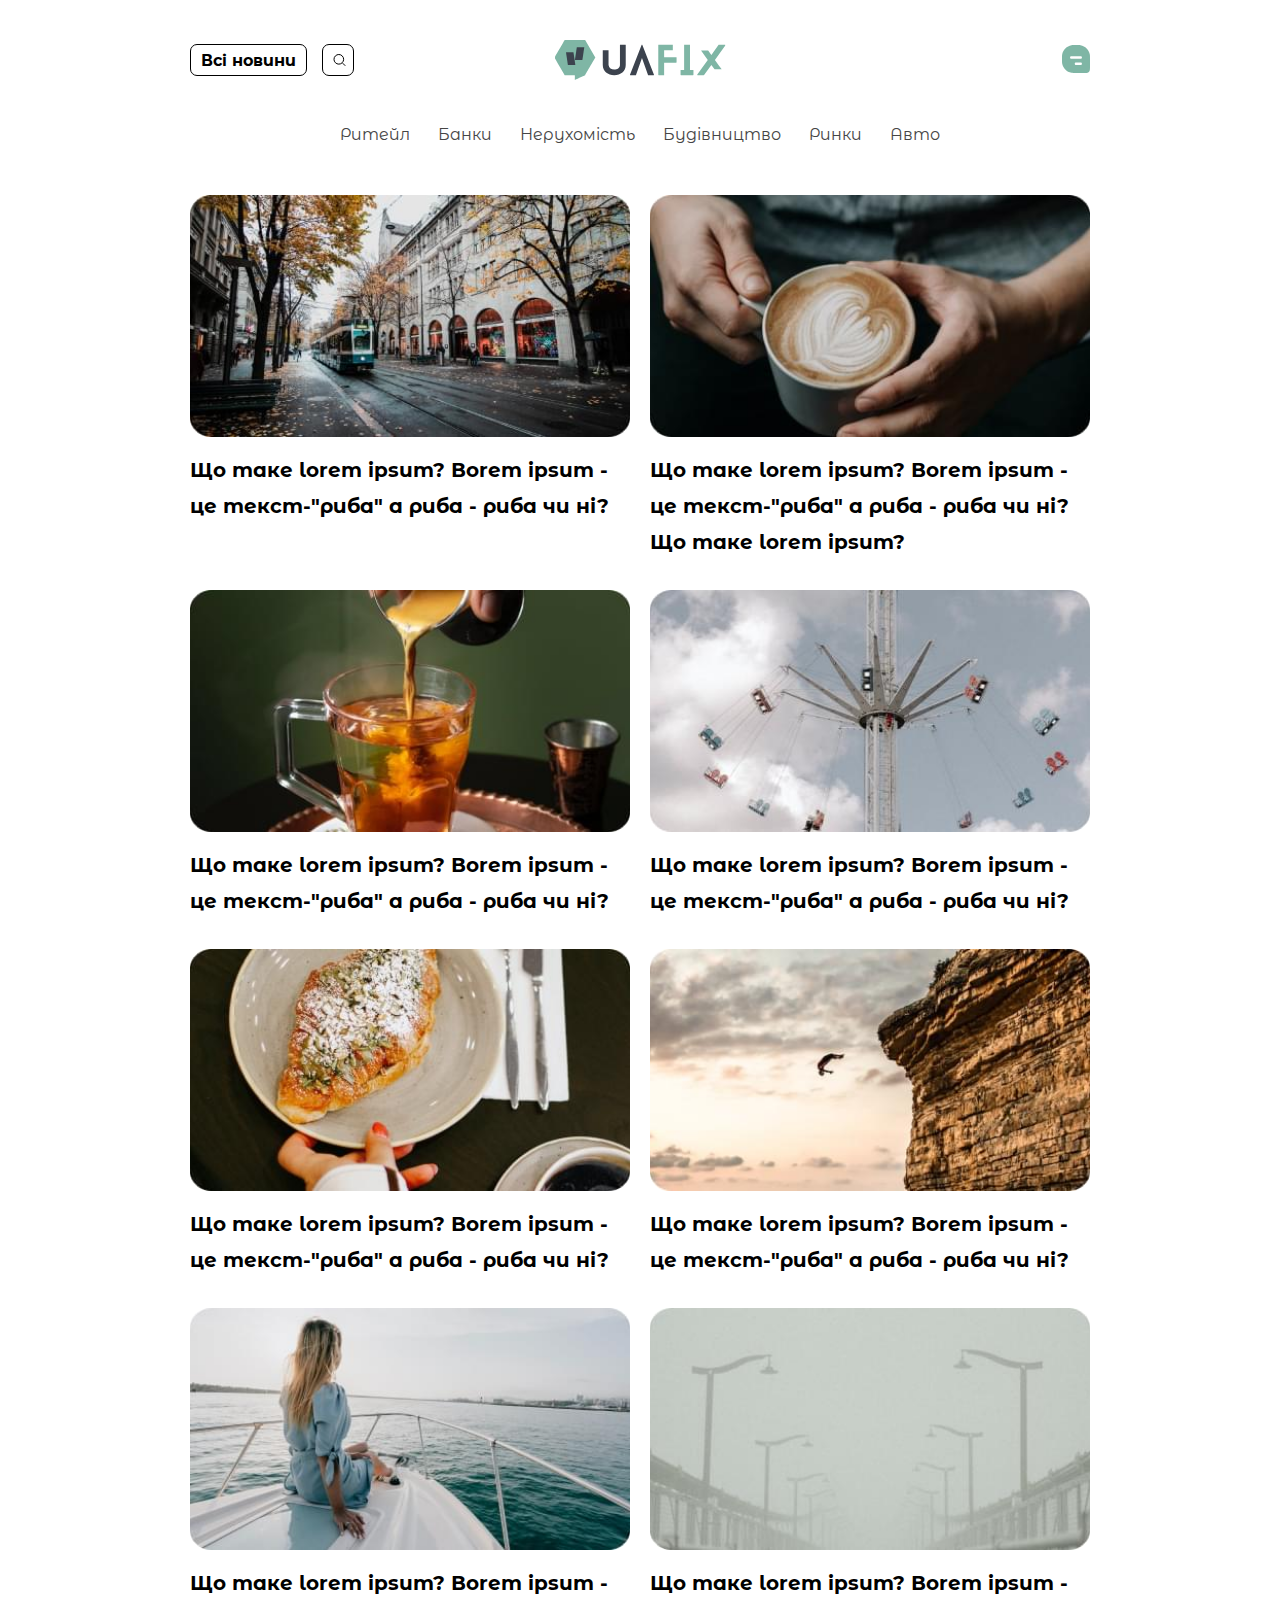
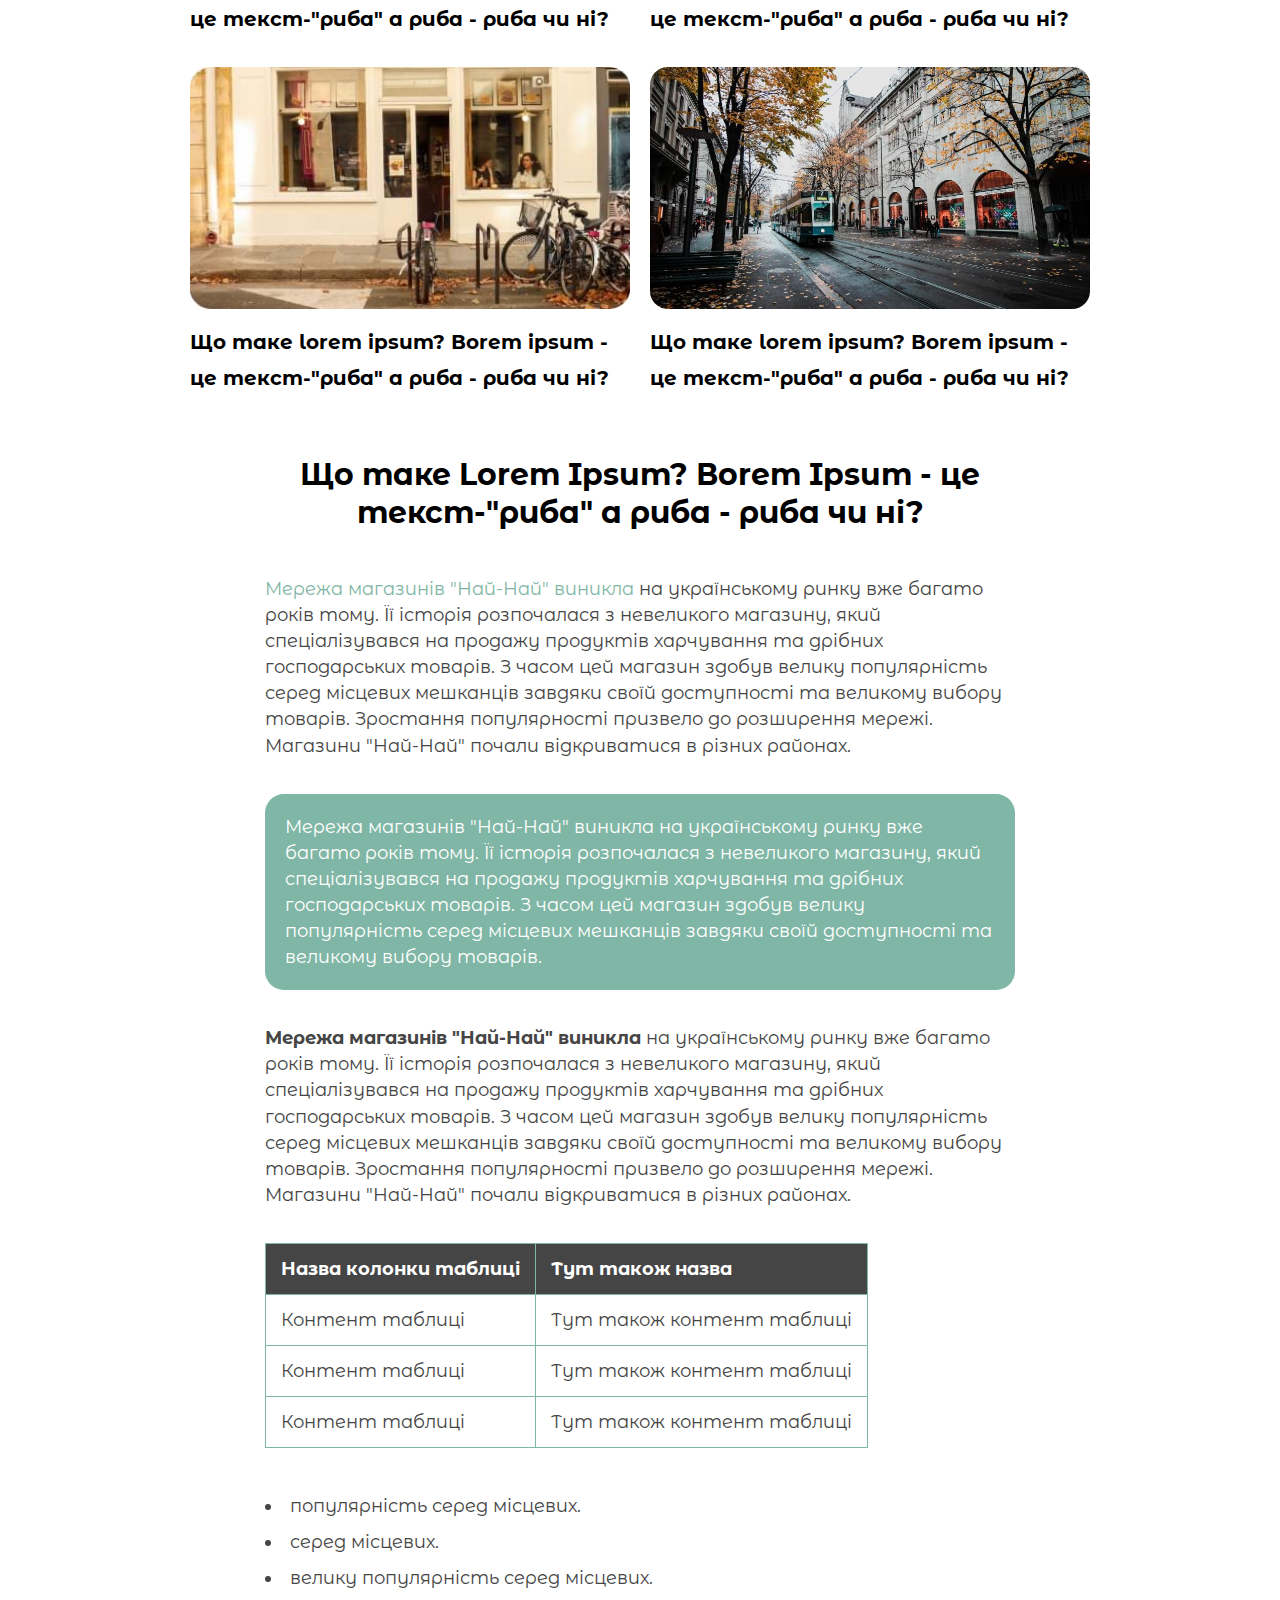
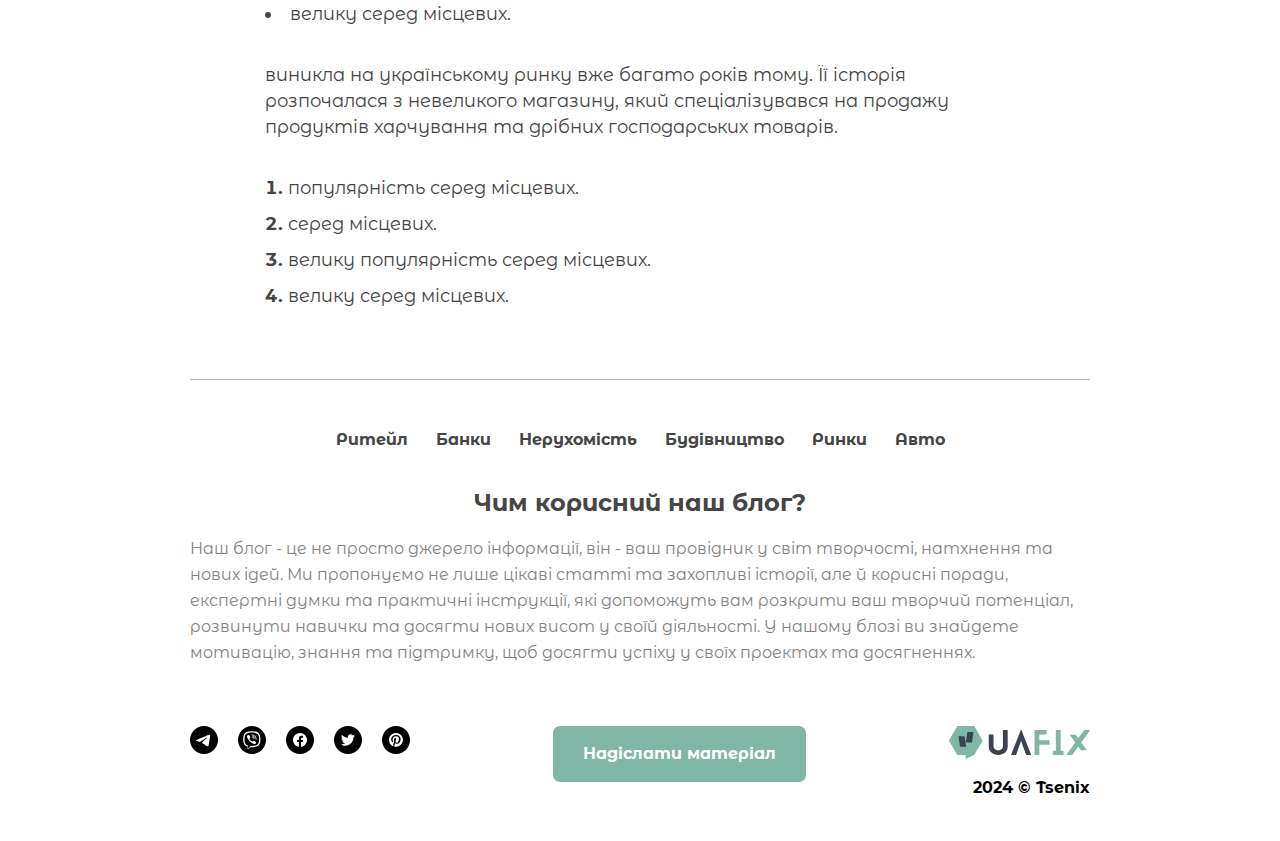
<file: index.html>
<!DOCTYPE html>
<html lang="en">

<head>
	<title>HomePage</title>
	<meta charset="UTF-8">
	<meta name="format-detection" content="telephone=no">
	<!-- <style>body{opacity: 0;}</style> -->
	<link rel="stylesheet" href="css/style.min.css?_v=20240319170602">
	<link rel="shortcut icon" href="favicon.ico">
	<!-- <meta name="robots" content="noindex, nofollow"> -->
	<meta name="viewport" content="width=device-width, initial-scale=1.0">
</head>

<body>
	<div class="wrapper">
		<header class="header">
			<div class="_container">
				<div class="header__top">
					<div class="header__column">
						<div class="header__burger">
							<span></span>
						</div>

						<a href="#" class="header__news">Всі новини</a>

						<div class="header__search">
							<div class="header__search-icon">
								<svg width="13" height="12" viewBox="0 0 13 12" fill="none" xmlns="http://www.w3.org/2000/svg">
									<circle cx="5.8125" cy="5.3125" r="4.8125" />
									<path d="M12 11.5L9.9375 9.4375" stroke-linecap="round" />
								</svg>
							</div>

							<input class="header__search-input" type="text" placeholder="Шукати" autocomplete="off">

							<div class="header__search-submit">
								<svg width="10" height="9" viewBox="0 0 10 9" fill="none" xmlns="http://www.w3.org/2000/svg">
									<path d="M9 6V6.5H9.5V6H9ZM0 6L5 8.88675V3.11325L0 6ZM8.5 0V6H9.5V0H8.5ZM9 5.5H4.5V6.5H9V5.5Z" />
								</svg>
							</div>

							<div class="header__search-close"></div>
						</div>
					</div>

					<a href="index.html" class="header__logo">
						<img src="img/logo.svg" alt="">
					</a>

					<div class="header__column">
						<div class="header__message">
							<svg viewBox="0 0 22 22" fill="none" xmlns="http://www.w3.org/2000/svg">
								<path fill-rule="evenodd" clip-rule="evenodd" d="M0.13673 7.43717C0 8.2126 0 9.14174 0 11C0 12.8583 0 13.7874 0.13673 14.5628C0.793743 18.2889 3.71106 21.2063 7.43717 21.8633C8.2126 22 9.14174 22 11 22H16.5C18.8456 22 20.0184 22 20.8263 21.3801C21.0343 21.2205 21.2205 21.0343 21.3801 20.8263C22 20.0184 22 18.8456 22 16.5V11C22 9.14174 22 8.2126 21.8633 7.43717C21.2063 3.71106 18.2889 0.793743 14.5628 0.13673C13.7874 0 12.8583 0 11 0C9.14174 0 8.2126 0 7.43717 0.13673C3.71106 0.793743 0.793743 3.71106 0.13673 7.43717ZM6.33362 9.7778C6.33362 9.22551 6.78133 8.7778 7.33362 8.7778H14.667C15.2192 8.7778 15.667 9.22551 15.667 9.7778C15.667 10.3301 15.2192 10.7778 14.667 10.7778H7.33362C6.78133 10.7778 6.33362 10.3301 6.33362 9.7778ZM10.0002 14.6667C10.0002 14.1145 10.448 13.6667 11.0002 13.6667H14.6669C15.2192 13.6667 15.6669 14.1145 15.6669 14.6667C15.6669 15.219 15.2192 15.6667 14.6669 15.6667H11.0002C10.448 15.6667 10.0002 15.219 10.0002 14.6667Z" />
							</svg>
						</div>
					</div>
				</div>

				<nav class="header__menu">
					<a href="#" class="header__menu-item">Ритейл</a>
					<a href="#" class="header__menu-item">Банки</a>
					<a href="#" class="header__menu-item">Нерухомість</a>
					<a href="#" class="header__menu-item">Будівництво</a>
					<a href="#" class="header__menu-item">Ринки</a>
					<a href="#" class="header__menu-item">Авто</a>
				</nav>
			</div>
		</header>

		<div class="mobile__menu">
			<div class="mobile__search">
				<img class="mobile__search-icon" src="img/icons/search-icon.svg" alt="">

				<input class="mobile__search-input" type="text" placeholder="Шукати" autocomplete="off">

				<div class="mobile__search-submit">
					<img src="img/icons/enter-icon.svg" alt="">
				</div>

				<div class="mobile__search-close"></div>
			</div>

			<nav class="mobile__menu-body">
				<a href="#" class="mobile__menu-item">Ритейл</a>
				<a href="#" class="mobile__menu-item">Банки</a>
				<a href="#" class="mobile__menu-item">Нерухомість</a>
				<a href="#" class="mobile__menu-item">Будівництво</a>
				<a href="#" class="mobile__menu-item">Ринки</a>
				<a href="#" class="mobile__menu-item">Авто</a>
			</nav>
		</div>
		<main class="page">
			<div class="category">
				<div class="_container">
					<div class="category__body">
						<div class="category__item">
							<a href="#" class="category__item-image">
								<img src="img/photos/image01.jpg" alt="">
							</a>
							<a href="#" class="category__item-text">Що таке lorem ipsum? Вorem ipsum - це текст-"риба" а риба - риба чи ні?</a>
						</div>

						<div class="category__item">
							<a href="#" class="category__item-image">
								<img src="img/photos/image02.jpg" alt="">
							</a>
							<a href="#" class="category__item-text">Що таке lorem ipsum? Вorem ipsum - це текст-"риба" а риба - риба чи ні? Що таке lorem ipsum?</a>
						</div>

						<div class="category__item">
							<a href="#" class="category__item-image">
								<img src="img/photos/image03.jpg" alt="">
							</a>
							<a href="#" class="category__item-text">Що таке lorem ipsum? Вorem ipsum - це текст-"риба" а риба - риба чи ні?</a>
						</div>

						<div class="category__item">
							<a href="#" class="category__item-image">
								<img src="img/photos/image04.jpg" alt="">
							</a>
							<a href="#" class="category__item-text">Що таке lorem ipsum? Вorem ipsum - це текст-"риба" а риба - риба чи ні?</a>
						</div>

						<div class="category__item">
							<a href="#" class="category__item-image">
								<img src="img/photos/image05.jpg" alt="">
							</a>
							<a href="#" class="category__item-text">Що таке lorem ipsum? Вorem ipsum - це текст-"риба" а риба - риба чи ні?</a>
						</div>

						<div class="category__item">
							<a href="#" class="category__item-image">
								<img src="img/photos/image06.jpg" alt="">
							</a>
							<a href="#" class="category__item-text">Що таке lorem ipsum? Вorem ipsum - це текст-"риба" а риба - риба чи ні?</a>
						</div>

						<div class="category__item">
							<a href="#" class="category__item-image">
								<img src="img/photos/image07.jpg" alt="">
							</a>
							<a href="#" class="category__item-text">Що таке lorem ipsum? Вorem ipsum - це текст-"риба" а риба - риба чи ні?</a>
						</div>

						<div class="category__item">
							<a href="#" class="category__item-image">
								<img src="img/photos/image08.jpg" alt="">
							</a>
							<a href="#" class="category__item-text">Що таке lorem ipsum? Вorem ipsum - це текст-"риба" а риба - риба чи ні?</a>
						</div>

						<div class="category__item">
							<a href="#" class="category__item-image">
								<img src="img/photos/image09.jpg" alt="">
							</a>
							<a href="#" class="category__item-text">Що таке lorem ipsum? Вorem ipsum - це текст-"риба" а риба - риба чи ні?</a>
						</div>

						<div class="category__item">
							<a href="#" class="category__item-image">
								<img src="img/photos/image10.jpg" alt="">
							</a>
							<a href="#" class="category__item-text">Що таке lorem ipsum? Вorem ipsum - це текст-"риба" а риба - риба чи ні?</a>
						</div>
					</div>
				</div>
			</div>

			<section class="info">
				<div class="_container">
					<h1>Що таке Lorem Ipsum? Вorem Ipsum - це текст-"риба" а риба - риба чи ні?</h1>

					<p><a href="#">Мережа магазинів "Най-Най" виникла</a> на українському ринку вже багато років тому. Її історія розпочалася з невеликого магазину, який спеціалізувався на продажу продуктів харчування та дрібних господарських товарів. З часом цей магазин здобув велику популярність серед місцевих мешканців завдяки своїй доступності та великому вибору товарів. Зростання популярності призвело до розширення мережі. Магазини "Най-Най" почали відкриватися в різних районах.</p>

					<blockquote>Мережа магазинів "Най-Най" виникла на українському ринку вже багато років тому. Її історія розпочалася з невеликого магазину, який спеціалізувався на продажу продуктів харчування та дрібних господарських товарів. З часом цей магазин здобув велику популярність серед місцевих мешканців завдяки своїй доступності та великому вибору товарів.</blockquote>

					<p><b>Мережа магазинів "Най-Най" виникла</b> на українському ринку вже багато років тому. Її історія розпочалася з невеликого магазину, який спеціалізувався на продажу продуктів харчування та дрібних господарських товарів. З часом цей магазин здобув велику популярність серед місцевих мешканців завдяки своїй доступності та великому вибору товарів. Зростання популярності призвело до розширення мережі. Магазини "Най-Най" почали відкриватися в різних районах.</p>

					<div class="info__table-wrap">
						<table>
							<tr>
								<th>Назва колонки таблиці</th>
								<th>Тут також назва</th>
							</tr>
							<tr>
								<td>Контент таблиці</td>
								<td>Тут також контент таблиці</td>
							</tr>
							<tr>
								<td>Контент таблиці</td>
								<td>Тут також контент таблиці</td>
							</tr>
							<tr>
								<td>Контент таблиці</td>
								<td>Тут також контент таблиці</td>
							</tr>
						</table>
					</div>

					<ul>
						<li>популярність серед місцевих.</li>
						<li>серед місцевих.</li>
						<li>велику популярність серед місцевих.</li>
						<li>велику серед місцевих.</li>
					</ul>

					<p>виникла на українському ринку вже багато років тому. Її історія розпочалася з невеликого магазину, який спеціалізувався на продажу продуктів харчування та дрібних господарських товарів.</p>

					<ol>
						<li>популярність серед місцевих.</li>
						<li>серед місцевих.</li>
						<li>велику популярність серед місцевих.</li>
						<li>велику серед місцевих.</li>
					</ol>
				</div>
			</section>
		</main>
		<footer class="footer">
			<div class="_container">
				<nav class="footer__menu">
					<a href="#" class="footer__menu-item">Ритейл</a>
					<a href="#" class="footer__menu-item">Банки</a>
					<a href="#" class="footer__menu-item">Нерухомість</a>
					<a href="#" class="footer__menu-item">Будівництво</a>
					<a href="#" class="footer__menu-item">Ринки</a>
					<a href="#" class="footer__menu-item">Авто</a>
				</nav>

				<div class="footer__title">Чим корисний наш блог?</div>

				<div class="footer__text">Наш блог - це не просто джерело інформації, він - ваш провідник у світ творчості, натхнення та нових ідей. Ми пропонуємо не лише цікаві статті та захопливі історії, але й корисні поради, експертні думки та практичні інструкції, які допоможуть вам розкрити ваш творчий потенціал, розвинути навички та досягти нових висот у своїй діяльності. У нашому блозі ви знайдете мотивацію, знання та підтримку, щоб досягти успіху у своїх проектах та досягненнях.</div>

				<div class="footer__bottom">
					<div class="footer__socials">
						<a href="#" class="footer__social">
							<img src="img/icons/telegram.svg" alt="">
						</a>
						<a href="#" class="footer__social">
							<img src="img/icons/viber.svg" alt="">
						</a>
						<a href="#" class="footer__social">
							<img src="img/icons/facebook.svg" alt="">
						</a>
						<a href="#" class="footer__social">
							<img src="img/icons/twitter.svg" alt="">
						</a>
						<a href="#" class="footer__social">
							<img src="img/icons/pinterest.svg" alt="">
						</a>
					</div>

					<button class="footer__button">Надіслати матеріал</button>

					<div class="footer__info">
						<a href="index.html" class="footer__logo">
							<img src="img/logo.svg" alt="">
						</a>

						<div class="footer__author">2024 © Tsenix</div>
					</div>
				</div>
			</div>
		</footer>
	</div>
	<script src="js/app.min.js?_v=20240319170602"></script>
</body>

</html>
</file>
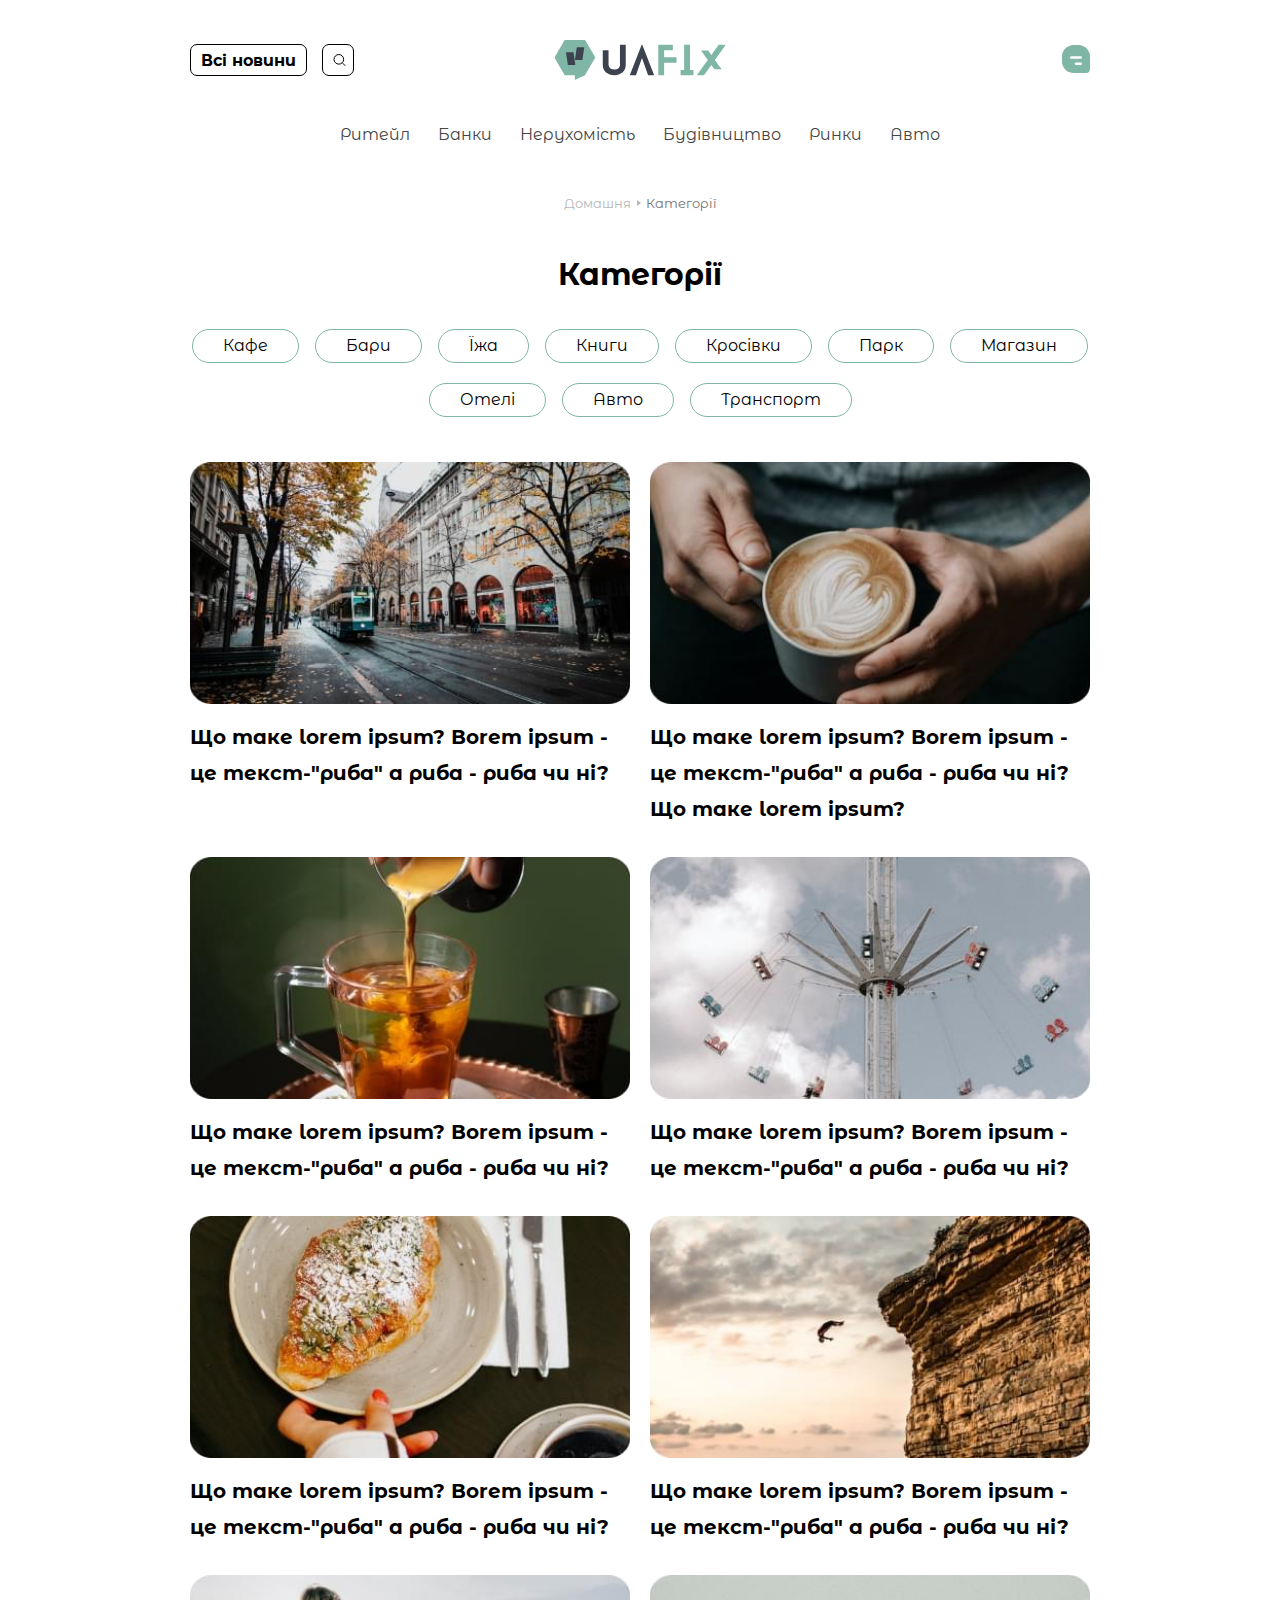
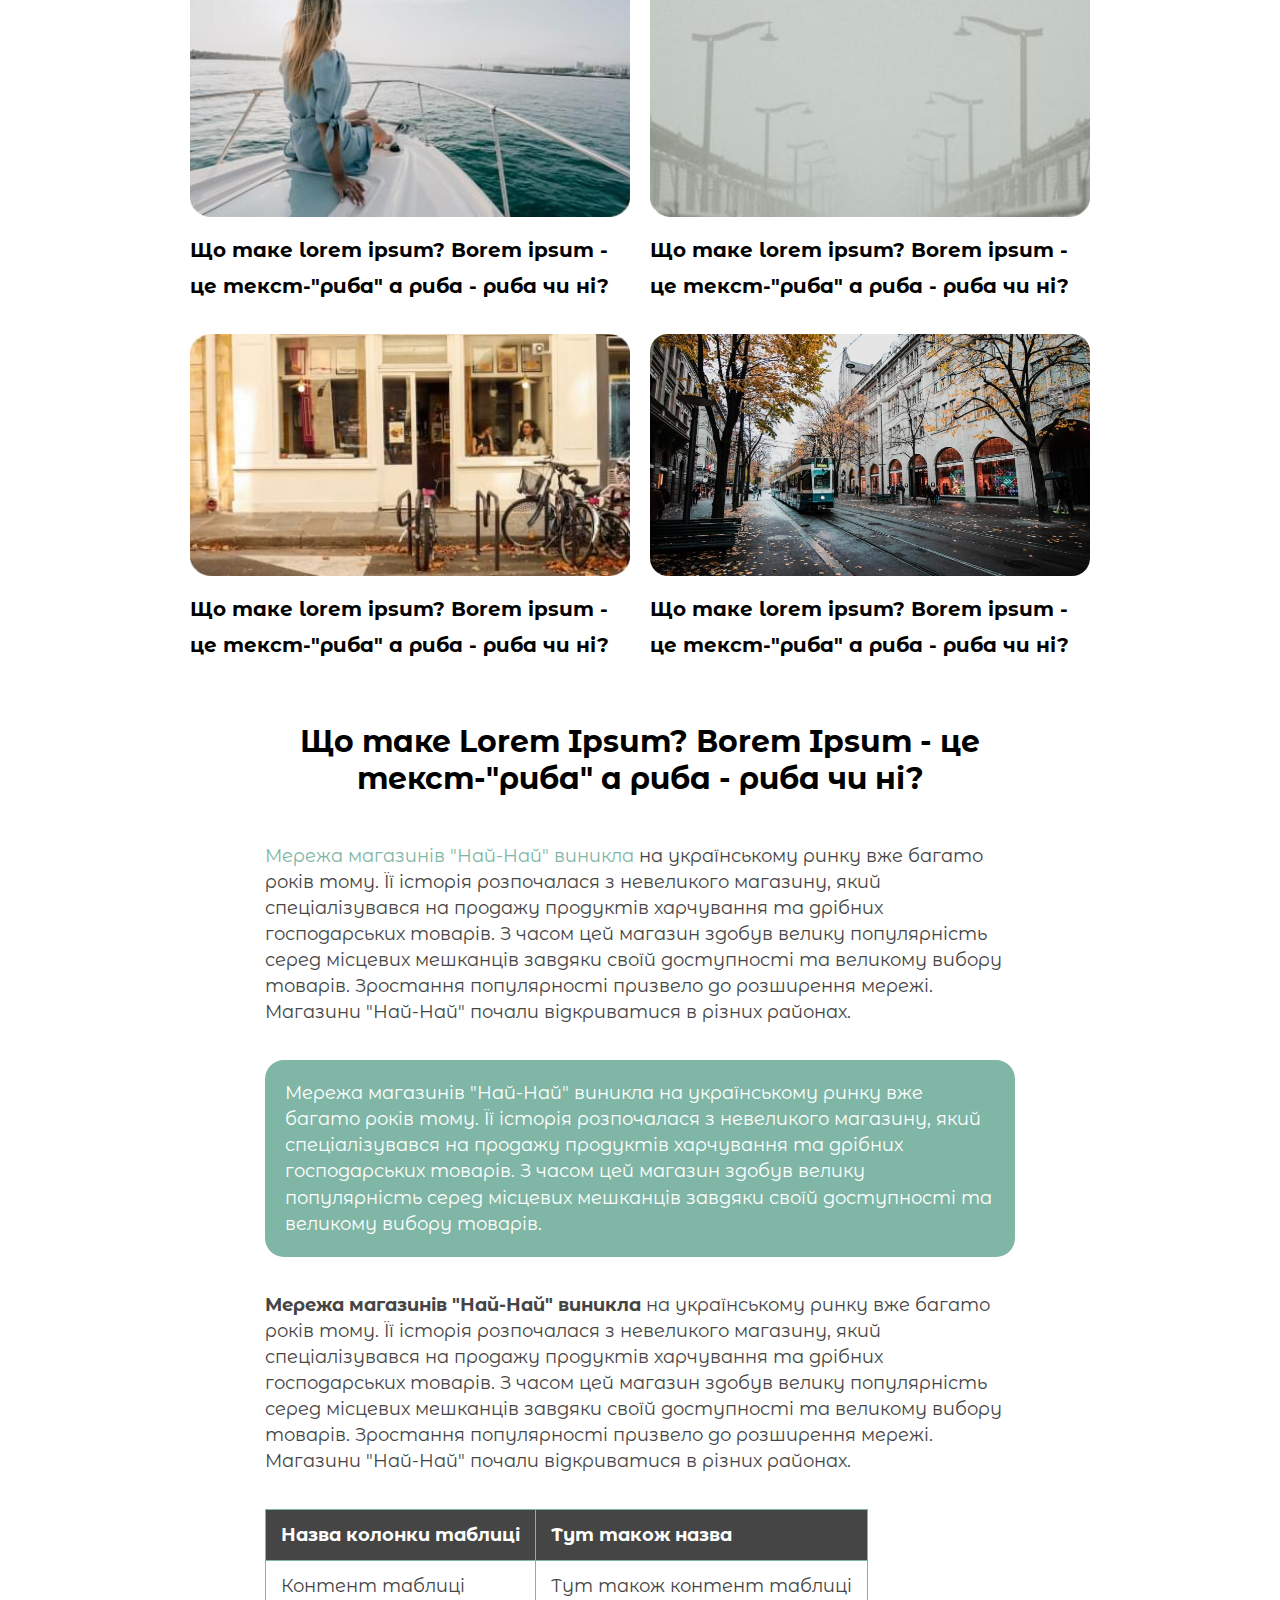
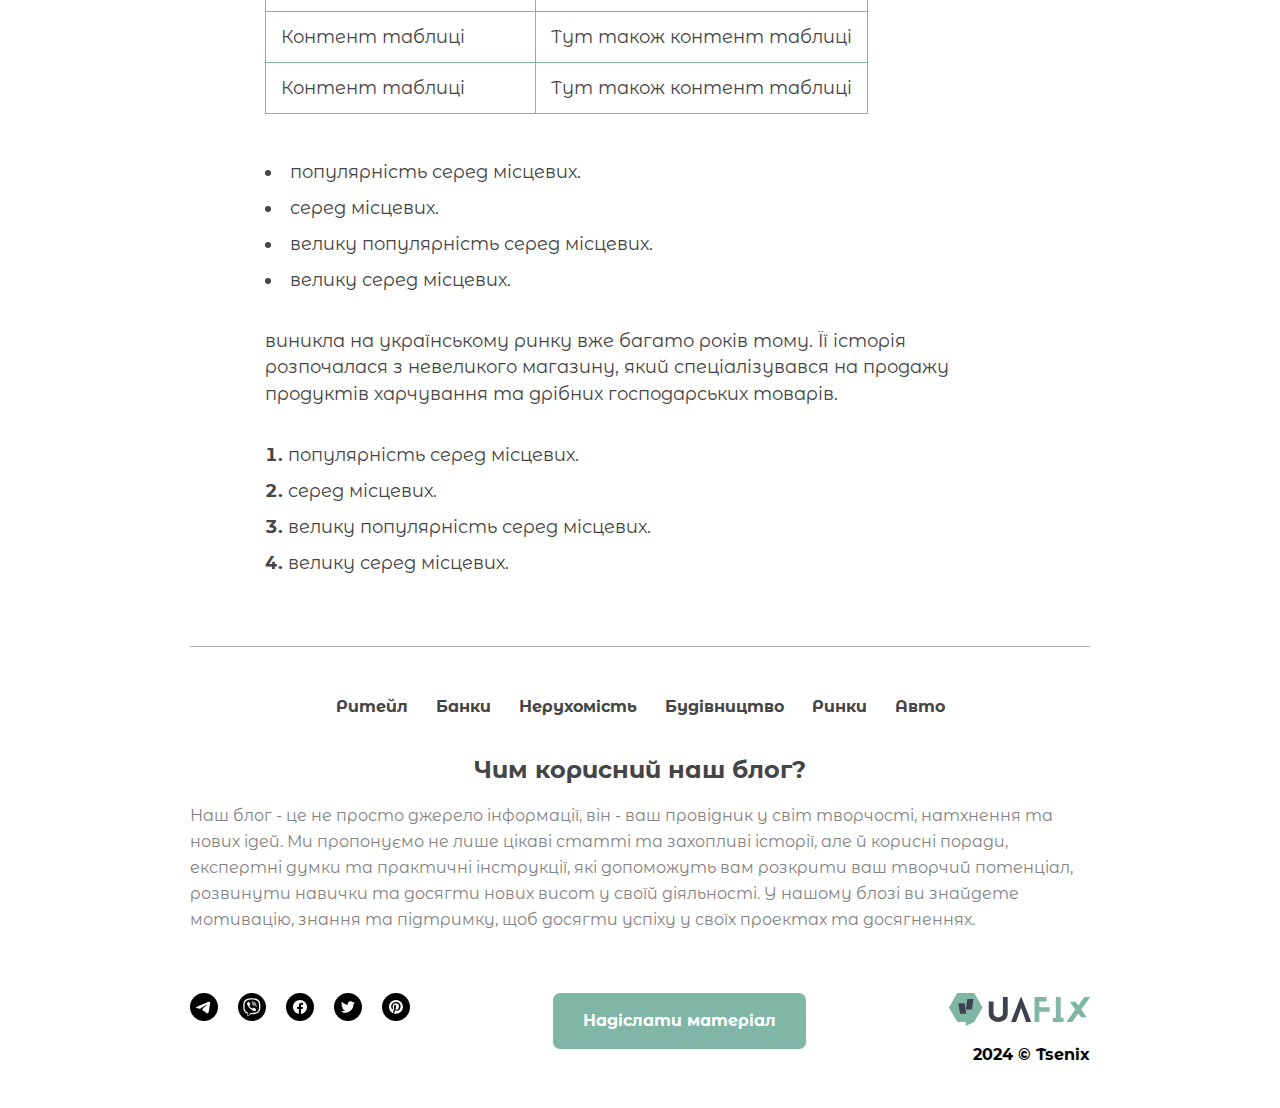
<file: categories.html>
<!DOCTYPE html>
<html lang="en">

<head>
	<title>Categories</title>
	<meta charset="UTF-8">
	<meta name="format-detection" content="telephone=no">
	<!-- <style>body{opacity: 0;}</style> -->
	<link rel="stylesheet" href="css/style.min.css?_v=20240319170602">
	<link rel="shortcut icon" href="favicon.ico">
	<!-- <meta name="robots" content="noindex, nofollow"> -->
	<meta name="viewport" content="width=device-width, initial-scale=1.0">
</head>

<body>
	<div class="wrapper">
		<header class="header">
			<div class="_container">
				<div class="header__top">
					<div class="header__column">
						<div class="header__burger">
							<span></span>
						</div>

						<a href="#" class="header__news">Всі новини</a>

						<div class="header__search">
							<div class="header__search-icon">
								<svg width="13" height="12" viewBox="0 0 13 12" fill="none" xmlns="http://www.w3.org/2000/svg">
									<circle cx="5.8125" cy="5.3125" r="4.8125" />
									<path d="M12 11.5L9.9375 9.4375" stroke-linecap="round" />
								</svg>
							</div>

							<input class="header__search-input" type="text" placeholder="Шукати" autocomplete="off">

							<div class="header__search-submit">
								<svg width="10" height="9" viewBox="0 0 10 9" fill="none" xmlns="http://www.w3.org/2000/svg">
									<path d="M9 6V6.5H9.5V6H9ZM0 6L5 8.88675V3.11325L0 6ZM8.5 0V6H9.5V0H8.5ZM9 5.5H4.5V6.5H9V5.5Z" />
								</svg>
							</div>

							<div class="header__search-close"></div>
						</div>
					</div>

					<a href="index.html" class="header__logo">
						<img src="img/logo.svg" alt="">
					</a>

					<div class="header__column">
						<div class="header__message">
							<svg viewBox="0 0 22 22" fill="none" xmlns="http://www.w3.org/2000/svg">
								<path fill-rule="evenodd" clip-rule="evenodd" d="M0.13673 7.43717C0 8.2126 0 9.14174 0 11C0 12.8583 0 13.7874 0.13673 14.5628C0.793743 18.2889 3.71106 21.2063 7.43717 21.8633C8.2126 22 9.14174 22 11 22H16.5C18.8456 22 20.0184 22 20.8263 21.3801C21.0343 21.2205 21.2205 21.0343 21.3801 20.8263C22 20.0184 22 18.8456 22 16.5V11C22 9.14174 22 8.2126 21.8633 7.43717C21.2063 3.71106 18.2889 0.793743 14.5628 0.13673C13.7874 0 12.8583 0 11 0C9.14174 0 8.2126 0 7.43717 0.13673C3.71106 0.793743 0.793743 3.71106 0.13673 7.43717ZM6.33362 9.7778C6.33362 9.22551 6.78133 8.7778 7.33362 8.7778H14.667C15.2192 8.7778 15.667 9.22551 15.667 9.7778C15.667 10.3301 15.2192 10.7778 14.667 10.7778H7.33362C6.78133 10.7778 6.33362 10.3301 6.33362 9.7778ZM10.0002 14.6667C10.0002 14.1145 10.448 13.6667 11.0002 13.6667H14.6669C15.2192 13.6667 15.6669 14.1145 15.6669 14.6667C15.6669 15.219 15.2192 15.6667 14.6669 15.6667H11.0002C10.448 15.6667 10.0002 15.219 10.0002 14.6667Z" />
							</svg>
						</div>
					</div>
				</div>

				<nav class="header__menu">
					<a href="#" class="header__menu-item">Ритейл</a>
					<a href="#" class="header__menu-item">Банки</a>
					<a href="#" class="header__menu-item">Нерухомість</a>
					<a href="#" class="header__menu-item">Будівництво</a>
					<a href="#" class="header__menu-item">Ринки</a>
					<a href="#" class="header__menu-item">Авто</a>
				</nav>
			</div>
		</header>

		<div class="mobile__menu">
			<div class="mobile__search">
				<img class="mobile__search-icon" src="img/icons/search-icon.svg" alt="">

				<input class="mobile__search-input" type="text" placeholder="Шукати" autocomplete="off">

				<div class="mobile__search-submit">
					<img src="img/icons/enter-icon.svg" alt="">
				</div>

				<div class="mobile__search-close"></div>
			</div>

			<nav class="mobile__menu-body">
				<a href="#" class="mobile__menu-item">Ритейл</a>
				<a href="#" class="mobile__menu-item">Банки</a>
				<a href="#" class="mobile__menu-item">Нерухомість</a>
				<a href="#" class="mobile__menu-item">Будівництво</a>
				<a href="#" class="mobile__menu-item">Ринки</a>
				<a href="#" class="mobile__menu-item">Авто</a>
			</nav>
		</div>
		<main class="page">
			<div class="breadcrumbs">
				<div class="_container">
					<ul class="breadcrumbs__list">
						<li><a href="index.html" class="breadcrumbs__item link">Домашня</a></li>
						<li><span class="breadcrumbs__item">Категорії</span></li>
					</ul>
				</div>
			</div>

			<div class="category">
				<div class="_container">
					<div class="category__title">Категорії</div>

					<div class="tags">
						<a href="#" class="tags__item">Кафе</a>
						<a href="#" class="tags__item">Бари</a>
						<a href="#" class="tags__item">Їжа</a>
						<a href="#" class="tags__item">Книги</a>
						<a href="#" class="tags__item">Кросівки</a>
						<a href="#" class="tags__item">Парк</a>
						<a href="#" class="tags__item">Магазин</a>
						<a href="#" class="tags__item">Отелі</a>
						<a href="#" class="tags__item">Авто</a>
						<a href="#" class="tags__item">Транспорт</a>
					</div>

					<div class="category__body">
						<div class="category__item">
							<a href="#" class="category__item-image">
								<img src="img/photos/image01.jpg" alt="">
							</a>
							<a href="#" class="category__item-text">Що таке lorem ipsum? Вorem ipsum - це текст-"риба" а риба - риба чи ні?</a>
						</div>

						<div class="category__item">
							<a href="#" class="category__item-image">
								<img src="img/photos/image02.jpg" alt="">
							</a>
							<a href="#" class="category__item-text">Що таке lorem ipsum? Вorem ipsum - це текст-"риба" а риба - риба чи ні? Що таке lorem ipsum?</a>
						</div>

						<div class="category__item">
							<a href="#" class="category__item-image">
								<img src="img/photos/image03.jpg" alt="">
							</a>
							<a href="#" class="category__item-text">Що таке lorem ipsum? Вorem ipsum - це текст-"риба" а риба - риба чи ні?</a>
						</div>

						<div class="category__item">
							<a href="#" class="category__item-image">
								<img src="img/photos/image04.jpg" alt="">
							</a>
							<a href="#" class="category__item-text">Що таке lorem ipsum? Вorem ipsum - це текст-"риба" а риба - риба чи ні?</a>
						</div>

						<div class="category__item">
							<a href="#" class="category__item-image">
								<img src="img/photos/image05.jpg" alt="">
							</a>
							<a href="#" class="category__item-text">Що таке lorem ipsum? Вorem ipsum - це текст-"риба" а риба - риба чи ні?</a>
						</div>

						<div class="category__item">
							<a href="#" class="category__item-image">
								<img src="img/photos/image06.jpg" alt="">
							</a>
							<a href="#" class="category__item-text">Що таке lorem ipsum? Вorem ipsum - це текст-"риба" а риба - риба чи ні?</a>
						</div>

						<div class="category__item">
							<a href="#" class="category__item-image">
								<img src="img/photos/image07.jpg" alt="">
							</a>
							<a href="#" class="category__item-text">Що таке lorem ipsum? Вorem ipsum - це текст-"риба" а риба - риба чи ні?</a>
						</div>

						<div class="category__item">
							<a href="#" class="category__item-image">
								<img src="img/photos/image08.jpg" alt="">
							</a>
							<a href="#" class="category__item-text">Що таке lorem ipsum? Вorem ipsum - це текст-"риба" а риба - риба чи ні?</a>
						</div>

						<div class="category__item">
							<a href="#" class="category__item-image">
								<img src="img/photos/image09.jpg" alt="">
							</a>
							<a href="#" class="category__item-text">Що таке lorem ipsum? Вorem ipsum - це текст-"риба" а риба - риба чи ні?</a>
						</div>

						<div class="category__item">
							<a href="#" class="category__item-image">
								<img src="img/photos/image10.jpg" alt="">
							</a>
							<a href="#" class="category__item-text">Що таке lorem ipsum? Вorem ipsum - це текст-"риба" а риба - риба чи ні?</a>
						</div>
					</div>
				</div>
			</div>

			<section class="info">
				<div class="_container">
					<h1>Що таке Lorem Ipsum? Вorem Ipsum - це текст-"риба" а риба - риба чи ні?</h1>

					<p><a href="#">Мережа магазинів "Най-Най" виникла</a> на українському ринку вже багато років тому. Її історія розпочалася з невеликого магазину, який спеціалізувався на продажу продуктів харчування та дрібних господарських товарів. З часом цей магазин здобув велику популярність серед місцевих мешканців завдяки своїй доступності та великому вибору товарів. Зростання популярності призвело до розширення мережі. Магазини "Най-Най" почали відкриватися в різних районах.</p>

					<blockquote>Мережа магазинів "Най-Най" виникла на українському ринку вже багато років тому. Її історія розпочалася з невеликого магазину, який спеціалізувався на продажу продуктів харчування та дрібних господарських товарів. З часом цей магазин здобув велику популярність серед місцевих мешканців завдяки своїй доступності та великому вибору товарів.</blockquote>

					<p><b>Мережа магазинів "Най-Най" виникла</b> на українському ринку вже багато років тому. Її історія розпочалася з невеликого магазину, який спеціалізувався на продажу продуктів харчування та дрібних господарських товарів. З часом цей магазин здобув велику популярність серед місцевих мешканців завдяки своїй доступності та великому вибору товарів. Зростання популярності призвело до розширення мережі. Магазини "Най-Най" почали відкриватися в різних районах.</p>

					<div class="info__table-wrap">
						<table>
							<tr>
								<th>Назва колонки таблиці</th>
								<th>Тут також назва</th>
							</tr>
							<tr>
								<td>Контент таблиці</td>
								<td>Тут також контент таблиці</td>
							</tr>
							<tr>
								<td>Контент таблиці</td>
								<td>Тут також контент таблиці</td>
							</tr>
							<tr>
								<td>Контент таблиці</td>
								<td>Тут також контент таблиці</td>
							</tr>
						</table>
					</div>

					<ul>
						<li>популярність серед місцевих.</li>
						<li>серед місцевих.</li>
						<li>велику популярність серед місцевих.</li>
						<li>велику серед місцевих.</li>
					</ul>

					<p>виникла на українському ринку вже багато років тому. Її історія розпочалася з невеликого магазину, який спеціалізувався на продажу продуктів харчування та дрібних господарських товарів.</p>

					<ol>
						<li>популярність серед місцевих.</li>
						<li>серед місцевих.</li>
						<li>велику популярність серед місцевих.</li>
						<li>велику серед місцевих.</li>
					</ol>
				</div>
			</section>
		</main>
		<footer class="footer">
			<div class="_container">
				<nav class="footer__menu">
					<a href="#" class="footer__menu-item">Ритейл</a>
					<a href="#" class="footer__menu-item">Банки</a>
					<a href="#" class="footer__menu-item">Нерухомість</a>
					<a href="#" class="footer__menu-item">Будівництво</a>
					<a href="#" class="footer__menu-item">Ринки</a>
					<a href="#" class="footer__menu-item">Авто</a>
				</nav>

				<div class="footer__title">Чим корисний наш блог?</div>

				<div class="footer__text">Наш блог - це не просто джерело інформації, він - ваш провідник у світ творчості, натхнення та нових ідей. Ми пропонуємо не лише цікаві статті та захопливі історії, але й корисні поради, експертні думки та практичні інструкції, які допоможуть вам розкрити ваш творчий потенціал, розвинути навички та досягти нових висот у своїй діяльності. У нашому блозі ви знайдете мотивацію, знання та підтримку, щоб досягти успіху у своїх проектах та досягненнях.</div>

				<div class="footer__bottom">
					<div class="footer__socials">
						<a href="#" class="footer__social">
							<img src="img/icons/telegram.svg" alt="">
						</a>
						<a href="#" class="footer__social">
							<img src="img/icons/viber.svg" alt="">
						</a>
						<a href="#" class="footer__social">
							<img src="img/icons/facebook.svg" alt="">
						</a>
						<a href="#" class="footer__social">
							<img src="img/icons/twitter.svg" alt="">
						</a>
						<a href="#" class="footer__social">
							<img src="img/icons/pinterest.svg" alt="">
						</a>
					</div>

					<button class="footer__button">Надіслати матеріал</button>

					<div class="footer__info">
						<a href="index.html" class="footer__logo">
							<img src="img/logo.svg" alt="">
						</a>

						<div class="footer__author">2024 © Tsenix</div>
					</div>
				</div>
			</div>
		</footer>
	</div>
	<script src="js/app.min.js?_v=20240319170602"></script>
</body>

</html>
</file>
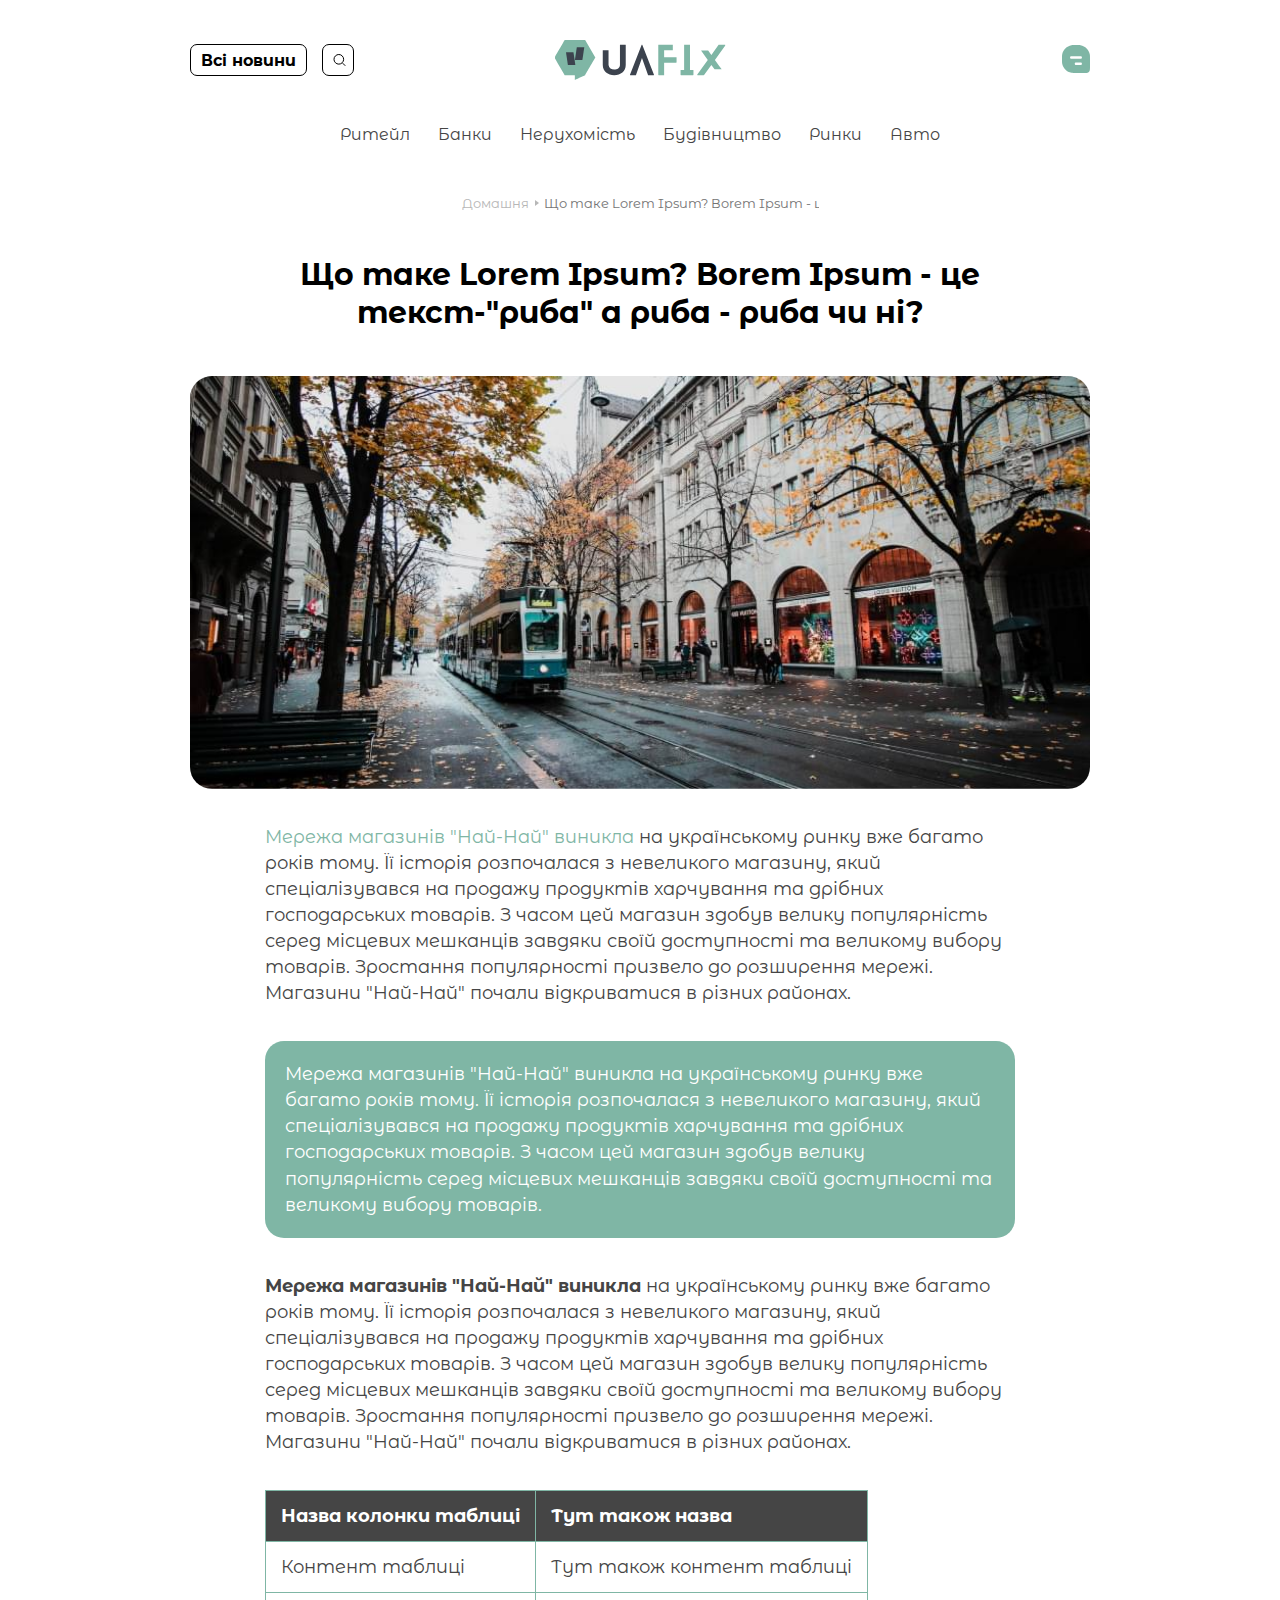
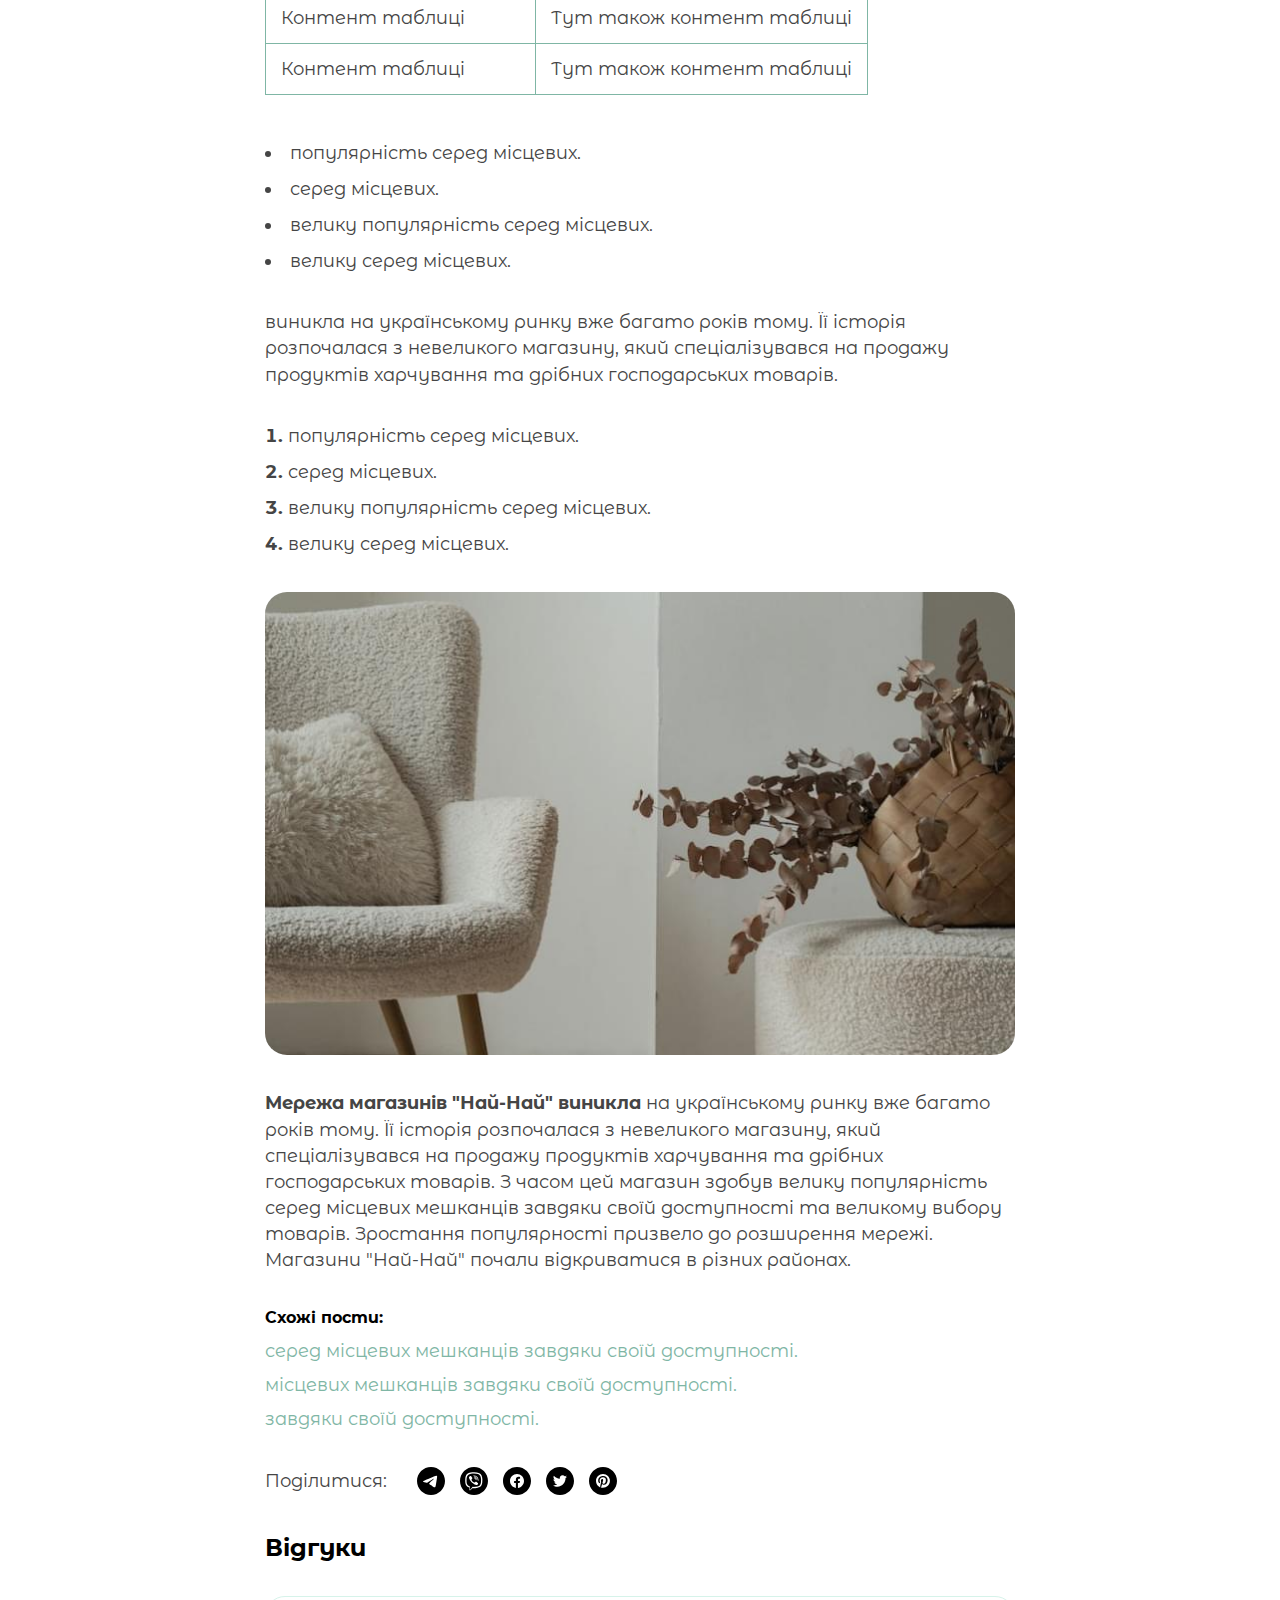
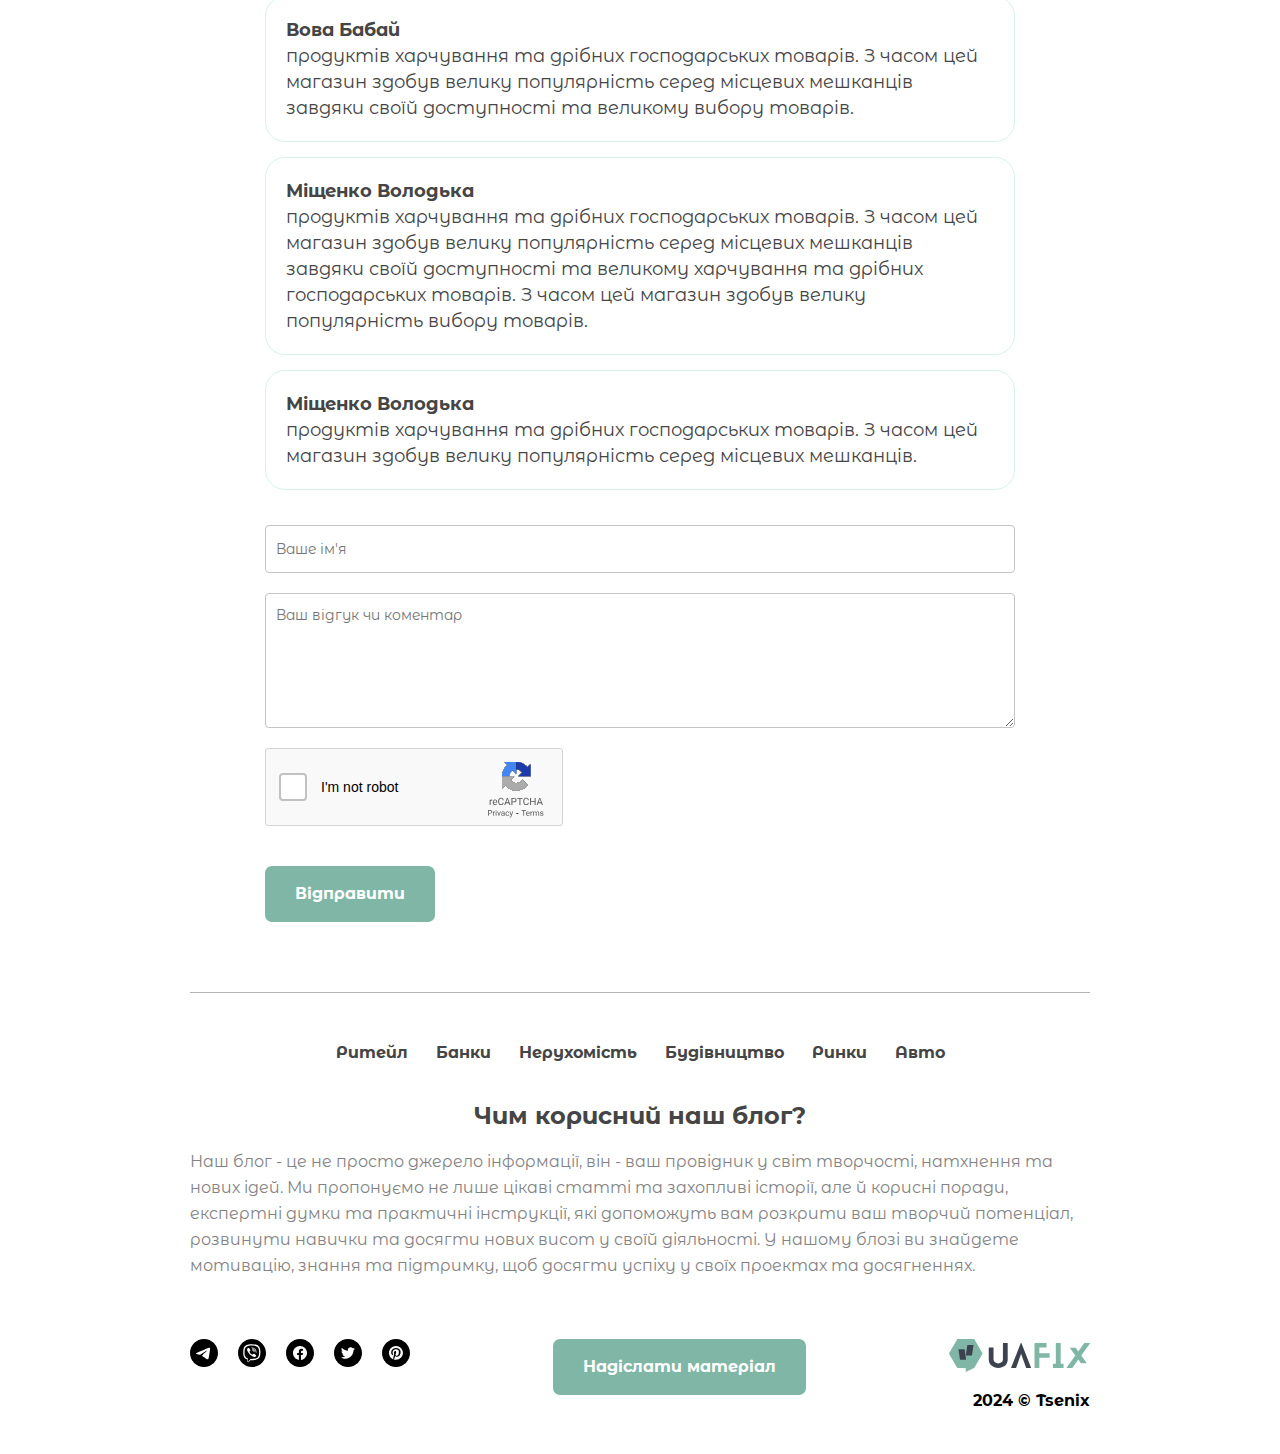
<file: post.html>
<!DOCTYPE html>
<html lang="en">

<head>
	<title>Post</title>
	<meta charset="UTF-8">
	<meta name="format-detection" content="telephone=no">
	<!-- <style>body{opacity: 0;}</style> -->
	<link rel="stylesheet" href="css/style.min.css?_v=20240319170602">
	<link rel="shortcut icon" href="favicon.ico">
	<!-- <meta name="robots" content="noindex, nofollow"> -->
	<meta name="viewport" content="width=device-width, initial-scale=1.0">
</head>

<body>
	<div class="wrapper">
		<header class="header">
			<div class="_container">
				<div class="header__top">
					<div class="header__column">
						<div class="header__burger">
							<span></span>
						</div>

						<a href="#" class="header__news">Всі новини</a>

						<div class="header__search">
							<div class="header__search-icon">
								<svg width="13" height="12" viewBox="0 0 13 12" fill="none" xmlns="http://www.w3.org/2000/svg">
									<circle cx="5.8125" cy="5.3125" r="4.8125" />
									<path d="M12 11.5L9.9375 9.4375" stroke-linecap="round" />
								</svg>
							</div>

							<input class="header__search-input" type="text" placeholder="Шукати" autocomplete="off">

							<div class="header__search-submit">
								<svg width="10" height="9" viewBox="0 0 10 9" fill="none" xmlns="http://www.w3.org/2000/svg">
									<path d="M9 6V6.5H9.5V6H9ZM0 6L5 8.88675V3.11325L0 6ZM8.5 0V6H9.5V0H8.5ZM9 5.5H4.5V6.5H9V5.5Z" />
								</svg>
							</div>

							<div class="header__search-close"></div>
						</div>
					</div>

					<a href="index.html" class="header__logo">
						<img src="img/logo.svg" alt="">
					</a>

					<div class="header__column">
						<div class="header__message">
							<svg viewBox="0 0 22 22" fill="none" xmlns="http://www.w3.org/2000/svg">
								<path fill-rule="evenodd" clip-rule="evenodd" d="M0.13673 7.43717C0 8.2126 0 9.14174 0 11C0 12.8583 0 13.7874 0.13673 14.5628C0.793743 18.2889 3.71106 21.2063 7.43717 21.8633C8.2126 22 9.14174 22 11 22H16.5C18.8456 22 20.0184 22 20.8263 21.3801C21.0343 21.2205 21.2205 21.0343 21.3801 20.8263C22 20.0184 22 18.8456 22 16.5V11C22 9.14174 22 8.2126 21.8633 7.43717C21.2063 3.71106 18.2889 0.793743 14.5628 0.13673C13.7874 0 12.8583 0 11 0C9.14174 0 8.2126 0 7.43717 0.13673C3.71106 0.793743 0.793743 3.71106 0.13673 7.43717ZM6.33362 9.7778C6.33362 9.22551 6.78133 8.7778 7.33362 8.7778H14.667C15.2192 8.7778 15.667 9.22551 15.667 9.7778C15.667 10.3301 15.2192 10.7778 14.667 10.7778H7.33362C6.78133 10.7778 6.33362 10.3301 6.33362 9.7778ZM10.0002 14.6667C10.0002 14.1145 10.448 13.6667 11.0002 13.6667H14.6669C15.2192 13.6667 15.6669 14.1145 15.6669 14.6667C15.6669 15.219 15.2192 15.6667 14.6669 15.6667H11.0002C10.448 15.6667 10.0002 15.219 10.0002 14.6667Z" />
							</svg>
						</div>
					</div>
				</div>

				<nav class="header__menu">
					<a href="#" class="header__menu-item">Ритейл</a>
					<a href="#" class="header__menu-item">Банки</a>
					<a href="#" class="header__menu-item">Нерухомість</a>
					<a href="#" class="header__menu-item">Будівництво</a>
					<a href="#" class="header__menu-item">Ринки</a>
					<a href="#" class="header__menu-item">Авто</a>
				</nav>
			</div>
		</header>

		<div class="mobile__menu">
			<div class="mobile__search">
				<img class="mobile__search-icon" src="img/icons/search-icon.svg" alt="">

				<input class="mobile__search-input" type="text" placeholder="Шукати" autocomplete="off">

				<div class="mobile__search-submit">
					<img src="img/icons/enter-icon.svg" alt="">
				</div>

				<div class="mobile__search-close"></div>
			</div>

			<nav class="mobile__menu-body">
				<a href="#" class="mobile__menu-item">Ритейл</a>
				<a href="#" class="mobile__menu-item">Банки</a>
				<a href="#" class="mobile__menu-item">Нерухомість</a>
				<a href="#" class="mobile__menu-item">Будівництво</a>
				<a href="#" class="mobile__menu-item">Ринки</a>
				<a href="#" class="mobile__menu-item">Авто</a>
			</nav>
		</div>
		<main class="page">
			<div class="breadcrumbs">
				<div class="_container">
					<ul class="breadcrumbs__list">
						<li><a href="index.html" class="breadcrumbs__item link">Домашня</a></li>
						<li><span class="breadcrumbs__item">Що таке Lorem Ipsum? Вorem Ipsum - це текст-"риба" а риба - риба чи ні?</span></li>
					</ul>
				</div>
			</div>

			<section class="info">
				<div class="_container">
					<h1>Що таке Lorem Ipsum? Вorem Ipsum - це текст-"риба" а риба - риба чи ні?</h1>

					<div class="info__image">
						<img src="img/photos/image10.jpg" alt="">
					</div>

					<p><a href="#">Мережа магазинів "Най-Най" виникла</a> на українському ринку вже багато років тому. Її історія розпочалася з невеликого магазину, який спеціалізувався на продажу продуктів харчування та дрібних господарських товарів. З часом цей магазин здобув велику популярність серед місцевих мешканців завдяки своїй доступності та великому вибору товарів. Зростання популярності призвело до розширення мережі. Магазини "Най-Най" почали відкриватися в різних районах.</p>

					<blockquote>Мережа магазинів "Най-Най" виникла на українському ринку вже багато років тому. Її історія розпочалася з невеликого магазину, який спеціалізувався на продажу продуктів харчування та дрібних господарських товарів. З часом цей магазин здобув велику популярність серед місцевих мешканців завдяки своїй доступності та великому вибору товарів.</blockquote>

					<p><b>Мережа магазинів "Най-Най" виникла</b> на українському ринку вже багато років тому. Її історія розпочалася з невеликого магазину, який спеціалізувався на продажу продуктів харчування та дрібних господарських товарів. З часом цей магазин здобув велику популярність серед місцевих мешканців завдяки своїй доступності та великому вибору товарів. Зростання популярності призвело до розширення мережі. Магазини "Най-Най" почали відкриватися в різних районах.</p>

					<div class="info__table-wrap">
						<table>
							<tr>
								<th>Назва колонки таблиці</th>
								<th>Тут також назва</th>
							</tr>
							<tr>
								<td>Контент таблиці</td>
								<td>Тут також контент таблиці</td>
							</tr>
							<tr>
								<td>Контент таблиці</td>
								<td>Тут також контент таблиці</td>
							</tr>
							<tr>
								<td>Контент таблиці</td>
								<td>Тут також контент таблиці</td>
							</tr>
						</table>
					</div>

					<ul>
						<li>популярність серед місцевих.</li>
						<li>серед місцевих.</li>
						<li>велику популярність серед місцевих.</li>
						<li>велику серед місцевих.</li>
					</ul>

					<p>виникла на українському ринку вже багато років тому. Її історія розпочалася з невеликого магазину, який спеціалізувався на продажу продуктів харчування та дрібних господарських товарів.</p>

					<ol>
						<li>популярність серед місцевих.</li>
						<li>серед місцевих.</li>
						<li>велику популярність серед місцевих.</li>
						<li>велику серед місцевих.</li>
					</ol>

					<img src="img/photos/image14.jpg" alt="">

					<p><b>Мережа магазинів "Най-Най" виникла</b> на українському ринку вже багато років тому. Її історія розпочалася з невеликого магазину, який спеціалізувався на продажу продуктів харчування та дрібних господарських товарів. З часом цей магазин здобув велику популярність серед місцевих мешканців завдяки своїй доступності та великому вибору товарів. Зростання популярності призвело до розширення мережі. Магазини "Най-Най" почали відкриватися в різних районах.</p>

					<div class="info__posts">
						<div class="info__posts-title">Схожі пости:</div>

						<div class="info__posts-list">
							<a href="#" class="info__posts-link">серед місцевих мешканців завдяки своїй доступності.</a>
							<a href="#" class="info__posts-link">місцевих мешканців завдяки своїй доступності.</a>
							<a href="#" class="info__posts-link">завдяки своїй доступності.</a>
						</div>
					</div>

					<div class="info__socials">
						<div class="info__socials-title">Поділитися:</div>

						<div class="info__socials-body">
							<a href="#" class="info__socials-item"><img src="img/icons/telegram.svg" alt=""></a>
							<a href="#" class="info__socials-item"><img src="img/icons/viber.svg" alt=""></a>
							<a href="#" class="info__socials-item"><img src="img/icons/facebook.svg" alt=""></a>
							<a href="#" class="info__socials-item"><img src="img/icons/twitter.svg" alt=""></a>
							<a href="#" class="info__socials-item"><img src="img/icons/pinterest.svg" alt=""></a>
						</div>
					</div>

					<div class="info__feedbacks">
						<div class="info__feedbacks-title">Відгуки</div>

						<div class="info__feedbacks-body">
							<div class="info__feedbacks-item">
								<div class="info__feedbacks-item-title">Вова Бабай</div>
								<div class="info__feedbacks-item-text">продуктів харчування та дрібних господарських товарів. З часом цей магазин здобув велику популярність серед місцевих мешканців завдяки своїй доступності та великому вибору товарів.</div>
							</div>
							<div class="info__feedbacks-item">
								<div class="info__feedbacks-item-title">Міщенко Володька</div>
								<div class="info__feedbacks-item-text">продуктів харчування та дрібних господарських товарів. З часом цей магазин здобув велику популярність серед місцевих мешканців завдяки своїй доступності та великому харчування та дрібних господарських товарів. З часом цей магазин здобув велику популярність вибору товарів.</div>
							</div>
							<div class="info__feedbacks-item">
								<div class="info__feedbacks-item-title">Міщенко Володька</div>
								<div class="info__feedbacks-item-text">продуктів харчування та дрібних господарських товарів. З часом цей магазин здобув велику популярність серед місцевих мешканців.</div>
							</div>
						</div>
					</div>

					<form class="info__form">
						<input type="text" name="name" class="info__form-input" placeholder="Ваше ім'я">
						<textarea name="comment" class="info__form-input" placeholder="Ваш відгук чи коментар"></textarea>
						<div class="info__form-captcha">
							<input id="captcha" type="checkbox">
							<label for="captcha">I'm not robot</label>
							<img src="img/icons/re-capcha.svg" alt="">
						</div>
						<button class="info__form-button" type="submit">Відправити</button>
					</form>
				</div>
			</section>
		</main>
		<footer class="footer">
			<div class="_container">
				<nav class="footer__menu">
					<a href="#" class="footer__menu-item">Ритейл</a>
					<a href="#" class="footer__menu-item">Банки</a>
					<a href="#" class="footer__menu-item">Нерухомість</a>
					<a href="#" class="footer__menu-item">Будівництво</a>
					<a href="#" class="footer__menu-item">Ринки</a>
					<a href="#" class="footer__menu-item">Авто</a>
				</nav>

				<div class="footer__title">Чим корисний наш блог?</div>

				<div class="footer__text">Наш блог - це не просто джерело інформації, він - ваш провідник у світ творчості, натхнення та нових ідей. Ми пропонуємо не лише цікаві статті та захопливі історії, але й корисні поради, експертні думки та практичні інструкції, які допоможуть вам розкрити ваш творчий потенціал, розвинути навички та досягти нових висот у своїй діяльності. У нашому блозі ви знайдете мотивацію, знання та підтримку, щоб досягти успіху у своїх проектах та досягненнях.</div>

				<div class="footer__bottom">
					<div class="footer__socials">
						<a href="#" class="footer__social">
							<img src="img/icons/telegram.svg" alt="">
						</a>
						<a href="#" class="footer__social">
							<img src="img/icons/viber.svg" alt="">
						</a>
						<a href="#" class="footer__social">
							<img src="img/icons/facebook.svg" alt="">
						</a>
						<a href="#" class="footer__social">
							<img src="img/icons/twitter.svg" alt="">
						</a>
						<a href="#" class="footer__social">
							<img src="img/icons/pinterest.svg" alt="">
						</a>
					</div>

					<button class="footer__button">Надіслати матеріал</button>

					<div class="footer__info">
						<a href="index.html" class="footer__logo">
							<img src="img/logo.svg" alt="">
						</a>

						<div class="footer__author">2024 © Tsenix</div>
					</div>
				</div>
			</div>
		</footer>
	</div>
	<script src="js/app.min.js?_v=20240319170602"></script>
</body>

</html>
</file>
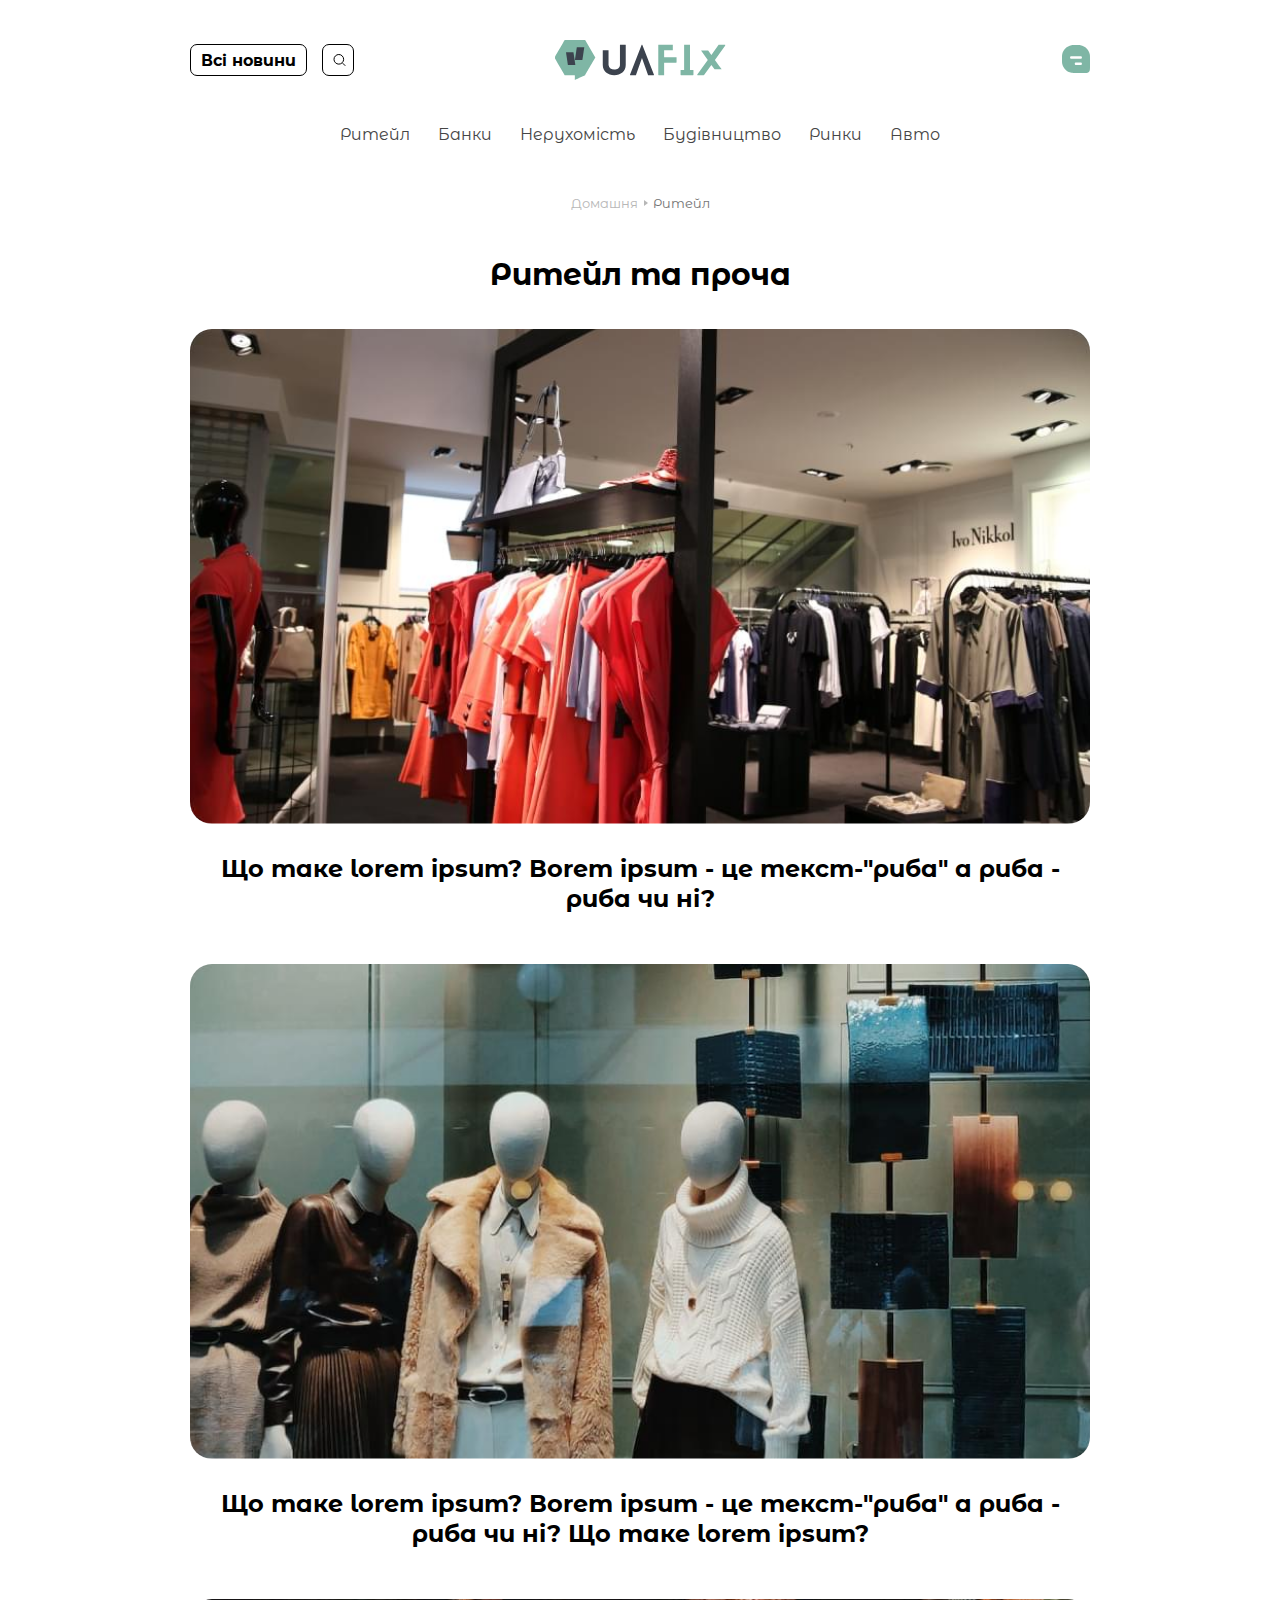
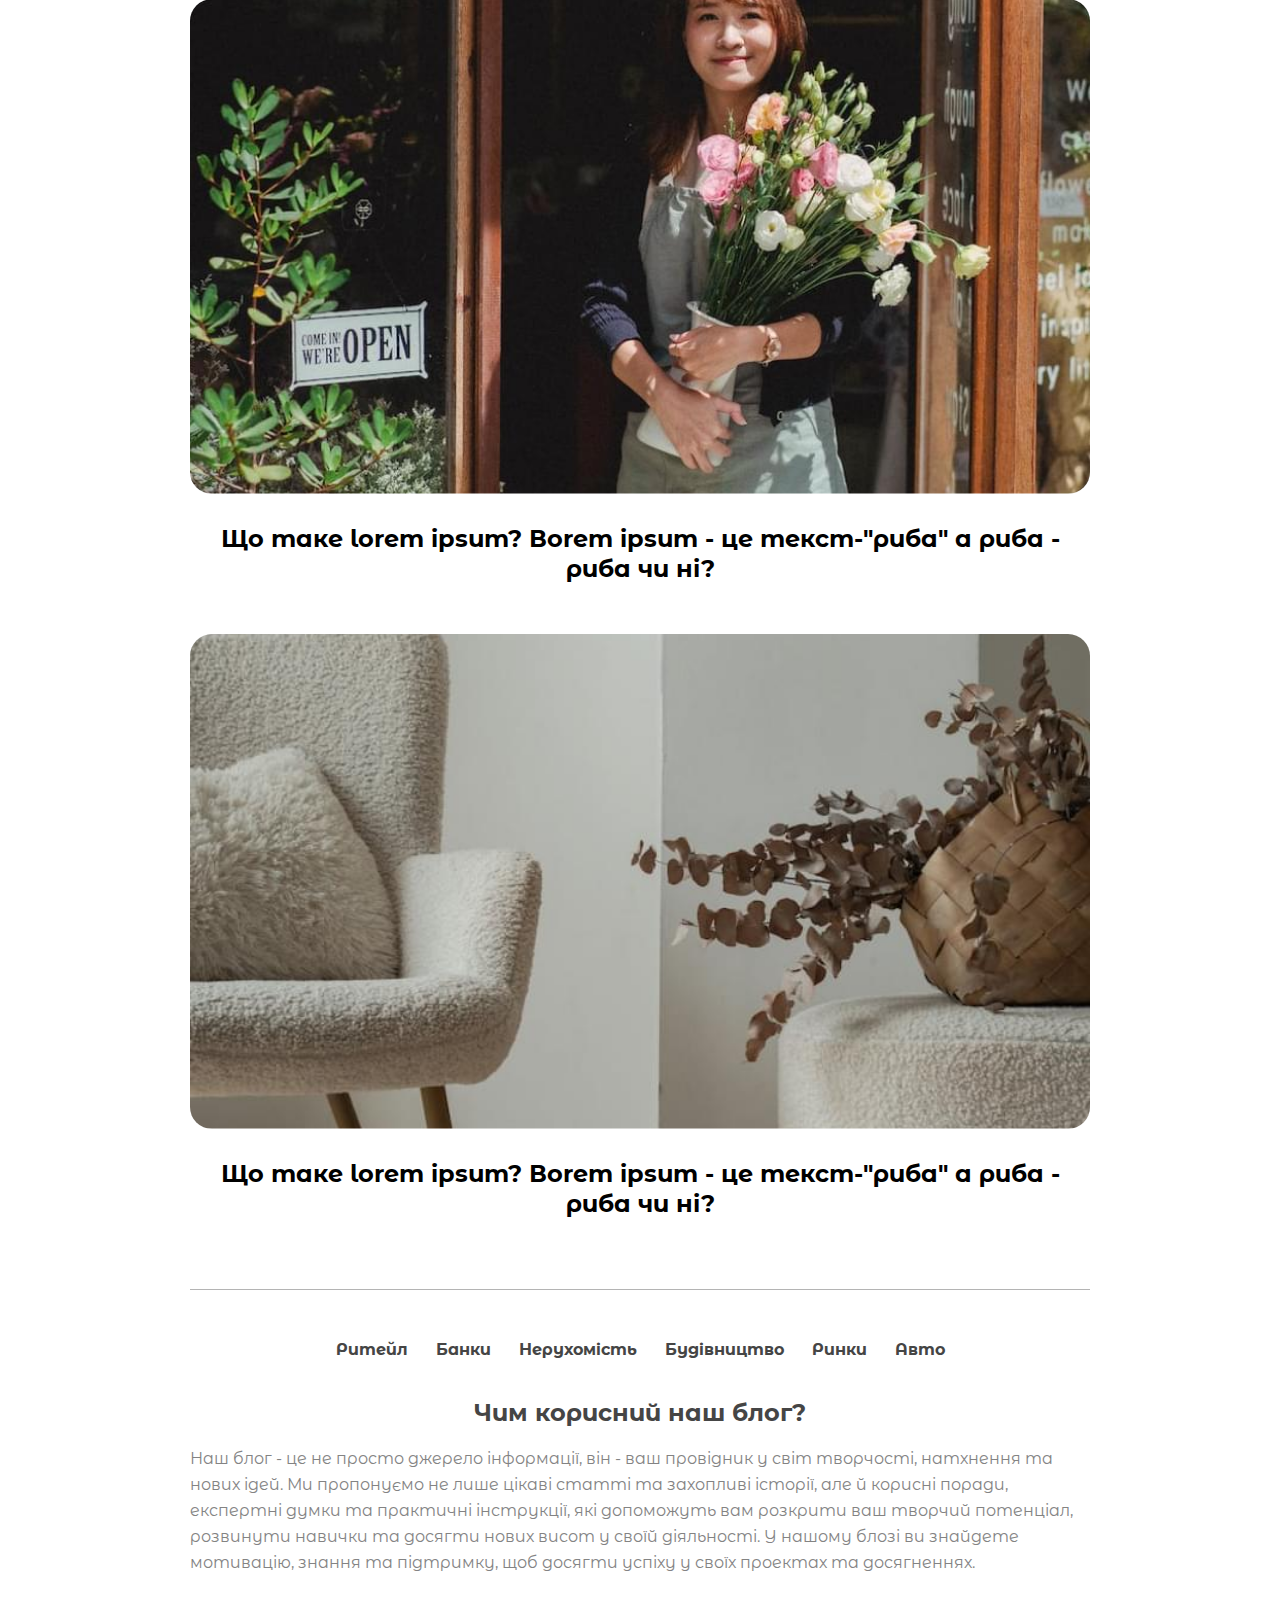
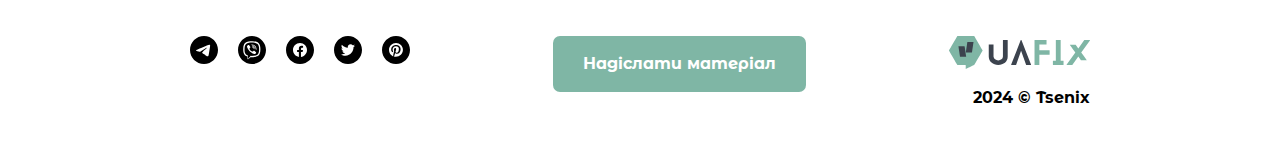
<file: section.html>
<!DOCTYPE html>
<html lang="en">

<head>
	<title>Section</title>
	<meta charset="UTF-8">
	<meta name="format-detection" content="telephone=no">
	<!-- <style>body{opacity: 0;}</style> -->
	<link rel="stylesheet" href="css/style.min.css?_v=20240319170602">
	<link rel="shortcut icon" href="favicon.ico">
	<!-- <meta name="robots" content="noindex, nofollow"> -->
	<meta name="viewport" content="width=device-width, initial-scale=1.0">
</head>

<body>
	<div class="wrapper">
		<header class="header">
			<div class="_container">
				<div class="header__top">
					<div class="header__column">
						<div class="header__burger">
							<span></span>
						</div>

						<a href="#" class="header__news">Всі новини</a>

						<div class="header__search">
							<div class="header__search-icon">
								<svg width="13" height="12" viewBox="0 0 13 12" fill="none" xmlns="http://www.w3.org/2000/svg">
									<circle cx="5.8125" cy="5.3125" r="4.8125" />
									<path d="M12 11.5L9.9375 9.4375" stroke-linecap="round" />
								</svg>
							</div>

							<input class="header__search-input" type="text" placeholder="Шукати" autocomplete="off">

							<div class="header__search-submit">
								<svg width="10" height="9" viewBox="0 0 10 9" fill="none" xmlns="http://www.w3.org/2000/svg">
									<path d="M9 6V6.5H9.5V6H9ZM0 6L5 8.88675V3.11325L0 6ZM8.5 0V6H9.5V0H8.5ZM9 5.5H4.5V6.5H9V5.5Z" />
								</svg>
							</div>

							<div class="header__search-close"></div>
						</div>
					</div>

					<a href="index.html" class="header__logo">
						<img src="img/logo.svg" alt="">
					</a>

					<div class="header__column">
						<div class="header__message">
							<svg viewBox="0 0 22 22" fill="none" xmlns="http://www.w3.org/2000/svg">
								<path fill-rule="evenodd" clip-rule="evenodd" d="M0.13673 7.43717C0 8.2126 0 9.14174 0 11C0 12.8583 0 13.7874 0.13673 14.5628C0.793743 18.2889 3.71106 21.2063 7.43717 21.8633C8.2126 22 9.14174 22 11 22H16.5C18.8456 22 20.0184 22 20.8263 21.3801C21.0343 21.2205 21.2205 21.0343 21.3801 20.8263C22 20.0184 22 18.8456 22 16.5V11C22 9.14174 22 8.2126 21.8633 7.43717C21.2063 3.71106 18.2889 0.793743 14.5628 0.13673C13.7874 0 12.8583 0 11 0C9.14174 0 8.2126 0 7.43717 0.13673C3.71106 0.793743 0.793743 3.71106 0.13673 7.43717ZM6.33362 9.7778C6.33362 9.22551 6.78133 8.7778 7.33362 8.7778H14.667C15.2192 8.7778 15.667 9.22551 15.667 9.7778C15.667 10.3301 15.2192 10.7778 14.667 10.7778H7.33362C6.78133 10.7778 6.33362 10.3301 6.33362 9.7778ZM10.0002 14.6667C10.0002 14.1145 10.448 13.6667 11.0002 13.6667H14.6669C15.2192 13.6667 15.6669 14.1145 15.6669 14.6667C15.6669 15.219 15.2192 15.6667 14.6669 15.6667H11.0002C10.448 15.6667 10.0002 15.219 10.0002 14.6667Z" />
							</svg>
						</div>
					</div>
				</div>

				<nav class="header__menu">
					<a href="#" class="header__menu-item">Ритейл</a>
					<a href="#" class="header__menu-item">Банки</a>
					<a href="#" class="header__menu-item">Нерухомість</a>
					<a href="#" class="header__menu-item">Будівництво</a>
					<a href="#" class="header__menu-item">Ринки</a>
					<a href="#" class="header__menu-item">Авто</a>
				</nav>
			</div>
		</header>

		<div class="mobile__menu">
			<div class="mobile__search">
				<img class="mobile__search-icon" src="img/icons/search-icon.svg" alt="">

				<input class="mobile__search-input" type="text" placeholder="Шукати" autocomplete="off">

				<div class="mobile__search-submit">
					<img src="img/icons/enter-icon.svg" alt="">
				</div>

				<div class="mobile__search-close"></div>
			</div>

			<nav class="mobile__menu-body">
				<a href="#" class="mobile__menu-item">Ритейл</a>
				<a href="#" class="mobile__menu-item">Банки</a>
				<a href="#" class="mobile__menu-item">Нерухомість</a>
				<a href="#" class="mobile__menu-item">Будівництво</a>
				<a href="#" class="mobile__menu-item">Ринки</a>
				<a href="#" class="mobile__menu-item">Авто</a>
			</nav>
		</div>
		<main class="page">
			<div class="breadcrumbs">
				<div class="_container">
					<ul class="breadcrumbs__list">
						<li><a href="index.html" class="breadcrumbs__item link">Домашня</a></li>
						<li><span class="breadcrumbs__item">Ритейл</span></li>
					</ul>
				</div>
			</div>

			<div class="section">
				<div class="_container">
					<div class="section__title">Ритейл та проча</div>

					<div class="section__body">
						<div class="section__item">
							<a href="#" class="section__item-image">
								<img src="img/photos/image11.jpg" alt="">
							</a>
							<a href="#" class="section__item-text">Що таке lorem ipsum? Вorem ipsum - це текст-"риба" а риба - риба чи ні?</a>
						</div>

						<div class="section__item">
							<a href="#" class="section__item-image">
								<img src="img/photos/image12.jpg" alt="">
							</a>
							<a href="#" class="section__item-text">Що таке lorem ipsum? Вorem ipsum - це текст-"риба" а риба - риба чи ні? Що таке lorem ipsum?</a>
						</div>

						<div class="section__item">
							<a href="#" class="section__item-image">
								<img src="img/photos/image13.jpg" alt="">
							</a>
							<a href="#" class="section__item-text">Що таке lorem ipsum? Вorem ipsum - це текст-"риба" а риба - риба чи ні?</a>
						</div>

						<div class="section__item">
							<a href="#" class="section__item-image">
								<img src="img/photos/image14.jpg" alt="">
							</a>
							<a href="#" class="section__item-text">Що таке lorem ipsum? Вorem ipsum - це текст-"риба" а риба - риба чи ні?</a>
						</div>
					</div>
				</div>
			</div>
		</main>
		<footer class="footer">
			<div class="_container">
				<nav class="footer__menu">
					<a href="#" class="footer__menu-item">Ритейл</a>
					<a href="#" class="footer__menu-item">Банки</a>
					<a href="#" class="footer__menu-item">Нерухомість</a>
					<a href="#" class="footer__menu-item">Будівництво</a>
					<a href="#" class="footer__menu-item">Ринки</a>
					<a href="#" class="footer__menu-item">Авто</a>
				</nav>

				<div class="footer__title">Чим корисний наш блог?</div>

				<div class="footer__text">Наш блог - це не просто джерело інформації, він - ваш провідник у світ творчості, натхнення та нових ідей. Ми пропонуємо не лише цікаві статті та захопливі історії, але й корисні поради, експертні думки та практичні інструкції, які допоможуть вам розкрити ваш творчий потенціал, розвинути навички та досягти нових висот у своїй діяльності. У нашому блозі ви знайдете мотивацію, знання та підтримку, щоб досягти успіху у своїх проектах та досягненнях.</div>

				<div class="footer__bottom">
					<div class="footer__socials">
						<a href="#" class="footer__social">
							<img src="img/icons/telegram.svg" alt="">
						</a>
						<a href="#" class="footer__social">
							<img src="img/icons/viber.svg" alt="">
						</a>
						<a href="#" class="footer__social">
							<img src="img/icons/facebook.svg" alt="">
						</a>
						<a href="#" class="footer__social">
							<img src="img/icons/twitter.svg" alt="">
						</a>
						<a href="#" class="footer__social">
							<img src="img/icons/pinterest.svg" alt="">
						</a>
					</div>

					<button class="footer__button">Надіслати матеріал</button>

					<div class="footer__info">
						<a href="index.html" class="footer__logo">
							<img src="img/logo.svg" alt="">
						</a>

						<div class="footer__author">2024 © Tsenix</div>
					</div>
				</div>
			</div>
		</footer>
	</div>
	<script src="js/app.min.js?_v=20240319170602"></script>
</body>

</html>
</file>
<file: css/style.min.css>
@charset "UTF-8";@font-face{font-family:MontserratAlternates;font-display:swap;src:url(../fonts/MontserratAlternates-Bold.woff2) format("woff2"),url(../fonts/MontserratAlternates-Bold.woff) format("woff");font-weight:700;font-style:normal}@font-face{font-family:MontserratAlternates;font-display:swap;src:url(../fonts/MontserratAlternates-Regular.woff2) format("woff2"),url(../fonts/MontserratAlternates-Regular.woff) format("woff");font-weight:400;font-style:normal}*{padding:0;margin:0;border:0}*,::after,::before{-webkit-box-sizing:border-box;box-sizing:border-box}::after,::before{display:inline-block}body,html{height:100%;min-width:320px}body{color:#454545;line-height:1;font-family:MontserratAlternates,sans-serif;font-size:1.125rem;-ms-text-size-adjust:100%;-moz-text-size-adjust:100%;-webkit-text-size-adjust:100%;-webkit-font-smoothing:antialiased;-moz-osx-font-smoothing:grayscale}button,input,textarea{font-family:MontserratAlternates,sans-serif;font-size:inherit;line-height:inherit}button{cursor:pointer;color:inherit;background-color:transparent}a{display:inline-block;color:inherit;text-decoration:none}ul li{list-style:none}img{vertical-align:top}h1,h2,h3,h4,h5,h6{font-weight:inherit;font-size:inherit}.lock body{overflow:hidden;-ms-touch-action:none;touch-action:none;-ms-scroll-chaining:none;overscroll-behavior:none}.wrapper{min-height:100%;display:-webkit-box;display:-ms-flexbox;display:flex;-webkit-box-orient:vertical;-webkit-box-direction:normal;-ms-flex-direction:column;flex-direction:column;overflow:hidden}@supports (overflow:clip){.wrapper{overflow:clip}}.wrapper>main{-webkit-box-flex:1;-ms-flex:1 1 auto;flex:1 1 auto}.wrapper>*{min-width:0}.page{margin-top:100px}._container{padding:0 20px;max-width:900px;margin:0 auto}.header{position:fixed;top:0;left:0;z-index:20;padding:40px 0 20px;width:100%;height:100px;background-color:#fff}.header__top{position:relative;display:-webkit-box;display:-ms-flexbox;display:flex;-webkit-box-align:center;-ms-flex-align:center;align-items:center;gap:190px;height:40px}.header__column{-webkit-box-flex:0;-ms-flex:0 0 calc(50% - 95px);flex:0 0 calc(50% - 95px);display:-webkit-box;display:-ms-flexbox;display:flex}.header__column:last-child{-webkit-box-pack:end;-ms-flex-pack:end;justify-content:end}.header__burger{position:relative;-webkit-box-flex:0;-ms-flex:0 0 40px;flex:0 0 40px;width:40px;height:24px}.header__burger span,.header__burger::after,.header__burger::before{content:"";left:0;position:absolute;height:3px;background-color:#000;border-radius:4px;-webkit-transition:all .3s ease;transition:all .3s ease}.header__burger span{width:28px}.header__burger::before{top:0;width:100%}.header__burger::after{bottom:0;width:15px}.header__burger span{top:calc(50% - 1.5px)}.menu-open .header__burger span{width:0}.menu-open .header__burger::before{top:calc(50% - 1.5px);-webkit-transform:rotate(-45deg);-ms-transform:rotate(-45deg);transform:rotate(-45deg)}.menu-open .header__burger::after{bottom:calc(50% - 1.5px);-webkit-transform:rotate(45deg);-ms-transform:rotate(45deg);transform:rotate(45deg);width:100%}.header__news{display:none}.header__search{display:none;-webkit-box-align:center;-ms-flex-align:center;align-items:center;gap:13px;-webkit-box-flex:0;-ms-flex:0 0 32px;flex:0 0 32px;width:32px;height:32px;border:1px solid #000;border-radius:7px;overflow:hidden;-webkit-transition:all .5s ease;transition:all .5s ease}.header__search.active{overflow:visible;-webkit-box-flex:0;-ms-flex:0 0 calc(100% - 133px);flex:0 0 calc(100% - 133px);width:calc(100% - 133px);padding:0 10px}.header__search.active .header__search-icon{-webkit-box-flex:0;-ms-flex:0 0 11px;flex:0 0 11px;width:11px;height:11px;cursor:auto}.header__search.active .header__search-icon:hover{background-color:#fff}.header__search.active .header__search-icon:hover svg{stroke:#000}.header__search.active .header__search-close,.header__search.active .header__search-input,.header__search.active .header__search-submit{opacity:1;visibility:visible}.header__search-icon{display:-webkit-box;display:-ms-flexbox;display:flex;-webkit-box-align:center;-ms-flex-align:center;align-items:center;-webkit-box-pack:center;-ms-flex-pack:center;justify-content:center;-webkit-box-flex:0;-ms-flex:0 0 32px;flex:0 0 32px;width:32px;height:32px;cursor:pointer;-webkit-transition:all .5s ease;transition:all .5s ease}.header__search-icon:hover{background-color:#000}.header__search-icon:hover svg{stroke:#fff}.header__search-icon svg{stroke:#000;-webkit-transition:all .5s ease;transition:all .5s ease}.header__search-input{-webkit-box-flex:0;-ms-flex:0 0 calc(100% - 88px);flex:0 0 calc(100% - 88px);width:88px;font-size:16px;opacity:0;visibility:hidden;-webkit-transition:all .5s ease;transition:all .5s ease}.header__search-input:focus{outline:0}.header__search-submit{-webkit-box-flex:0;-ms-flex:0 0 24px;flex:0 0 24px;width:24px;height:24px;display:-webkit-box;display:-ms-flexbox;display:flex;-webkit-box-align:center;-ms-flex-align:center;align-items:center;-webkit-box-pack:center;-ms-flex-pack:center;justify-content:center;background-color:#4a7bf9;border:1px solid #4a7bf9;border-radius:3px;cursor:pointer;opacity:0;visibility:hidden;-webkit-transition:all .5s ease;transition:all .5s ease}.header__search-submit svg{fill:#fff;-webkit-transition:all .5s ease;transition:all .5s ease}.header__search-submit:hover{background-color:#fff}.header__search-submit:hover svg{fill:#4a7bf9}.header__search-close{position:relative;-webkit-box-flex:0;-ms-flex:0 0 16px;flex:0 0 16px;width:16px;height:16px;background-color:#222;border:1px solid #222;border-radius:50%;cursor:pointer;opacity:0;visibility:hidden;-webkit-transition:all .5s ease;transition:all .5s ease}.header__search-close::after,.header__search-close::before{content:"";position:absolute;top:50%;left:50%;-webkit-transform:translate(-50%,-50%);-ms-transform:translate(-50%,-50%);transform:translate(-50%,-50%);width:1px;height:10px;background-color:#fff;-webkit-transition:all .5s ease;transition:all .5s ease}.header__search-close::before{-webkit-transform:translate(-50%,-50%) rotate(-45deg);-ms-transform:translate(-50%,-50%) rotate(-45deg);transform:translate(-50%,-50%) rotate(-45deg)}.header__search-close::after{-webkit-transform:translate(-50%,-50%) rotate(45deg);-ms-transform:translate(-50%,-50%) rotate(45deg);transform:translate(-50%,-50%) rotate(45deg)}.header__search-close:hover{background-color:#fff}.header__search-close:hover::after,.header__search-close:hover::before{background-color:#222}.header__logo{position:absolute;top:0;left:50%;display:block;height:40px;-webkit-transform:translateX(-50%);-ms-transform:translateX(-50%);transform:translateX(-50%)}.header__logo img{height:100%}.header__message{display:block;cursor:pointer;-webkit-transition:all .5s ease;transition:all .5s ease}.menu-open .header__message{opacity:0;visibility:hidden}.header__message svg{width:28px;height:28px;fill:#7fb6a5;-webkit-transition:all .5s ease;transition:all .5s ease}.header__menu{display:none}.mobile__menu{position:fixed;z-index:15;top:100px;left:0;width:100%;height:calc(100vh - 100px);padding:30px 20px;background-color:#fff;overflow-y:auto;-webkit-transform:translateY(-150%);-ms-transform:translateY(-150%);transform:translateY(-150%);-webkit-transition:all .5s ease;transition:all .5s ease}.menu-open .mobile__menu{-webkit-transform:translateY(0);-ms-transform:translateY(0);transform:translateY(0)}.mobile__search{display:-webkit-box;display:-ms-flexbox;display:flex;-webkit-box-align:center;-ms-flex-align:center;align-items:center;gap:15px;margin-bottom:35px;padding:5px 10px;border:1px solid #000;border-radius:7px}.mobile__search-icon{-webkit-box-flex:0;-ms-flex:0 0 11px;flex:0 0 11px;width:11px;height:11px}.mobile__search-input{-webkit-box-flex:0;-ms-flex:0 0 calc(100% - 65px);flex:0 0 calc(100% - 65px);width:calc(100% - 65px);font-size:16px}.mobile__search-input:focus{outline:0}.mobile__search-submit{-webkit-box-flex:0;-ms-flex:0 0 24px;flex:0 0 24px;width:24px;height:24px;display:-webkit-box;display:-ms-flexbox;display:flex;-webkit-box-align:center;-ms-flex-align:center;align-items:center;-webkit-box-pack:center;-ms-flex-pack:center;justify-content:center;background-color:#4a7bf9;border-radius:3px}.mobile__search-submit img{width:10px}.mobile__search-close{display:none;position:relative;-webkit-box-flex:0;-ms-flex:0 0 14px;flex:0 0 14px;width:14px;height:14px;background-color:#222;border-radius:50%}.mobile__search-close::after,.mobile__search-close::before{content:"";position:absolute;top:50%;left:50%;-webkit-transform:translate(-50%,-50%);-ms-transform:translate(-50%,-50%);transform:translate(-50%,-50%);width:1px;height:10px;background-color:#fff}.mobile__search-close::before{-webkit-transform:translate(-50%,-50%) rotate(-45deg);-ms-transform:translate(-50%,-50%) rotate(-45deg);transform:translate(-50%,-50%) rotate(-45deg)}.mobile__search-close::after{-webkit-transform:translate(-50%,-50%) rotate(45deg);-ms-transform:translate(-50%,-50%) rotate(45deg);transform:translate(-50%,-50%) rotate(45deg)}.mobile__menu-body{display:-webkit-box;display:-ms-flexbox;display:flex;-webkit-box-orient:vertical;-webkit-box-direction:normal;-ms-flex-direction:column;flex-direction:column;gap:35px}.mobile__menu-item{font-size:35px;line-height:43px}.footer{padding:40px 0}.footer__menu{margin-bottom:40px;padding-top:35px;display:-webkit-box;display:-ms-flexbox;display:flex;-webkit-box-pack:center;-ms-flex-pack:center;justify-content:center;-ms-flex-wrap:wrap;flex-wrap:wrap;gap:20px 28px;border-top:1px solid #b4b4b4}.footer__menu-item{font-size:16px;line-height:20px;font-weight:700;-webkit-transition:all .5s ease;transition:all .5s ease}.footer__title{margin-bottom:15px;font-size:24px;line-height:36px;font-weight:700;text-align:center}.footer__text{margin-bottom:35px;font-size:16px;line-height:26px;color:#838383}.footer__bottom{display:-webkit-box;display:-ms-flexbox;display:flex;-webkit-box-orient:vertical;-webkit-box-direction:normal;-ms-flex-direction:column;flex-direction:column;-webkit-box-align:center;-ms-flex-align:center;align-items:center;gap:45px}.footer__socials{-webkit-box-ordinal-group:3;-ms-flex-order:2;order:2;display:-webkit-box;display:-ms-flexbox;display:flex;gap:20px}.footer__social{-webkit-box-flex:0;-ms-flex:0 0 28px;flex:0 0 28px;width:28px;height:28px}.footer__button{-webkit-box-ordinal-group:2;-ms-flex-order:1;order:1;padding:18px 30px;font-size:16px;line-height:20px;font-weight:700;color:#fff;background-color:#7fb6a5;border-radius:7px;-webkit-transition:all .5s ease;transition:all .5s ease}.footer__info{-webkit-box-ordinal-group:4;-ms-flex-order:3;order:3;display:-webkit-box;display:-ms-flexbox;display:flex;-webkit-box-align:center;-ms-flex-align:center;align-items:center;gap:15px}.footer__logo img{height:22px}.footer__author{font-size:16px;line-height:27px;font-weight:700;color:#000}.category{padding:25px 0}.category__title{margin-bottom:30px;font-size:24px;line-height:125%;font-weight:700;text-align:center;color:#000}.category__body{display:-webkit-box;display:-ms-flexbox;display:flex;-ms-flex-wrap:wrap;flex-wrap:wrap;gap:45px}.category__item{-webkit-box-flex:0;-ms-flex:0 0 100%;flex:0 0 100%;display:-webkit-box;display:-ms-flexbox;display:flex;-webkit-box-orient:vertical;-webkit-box-direction:normal;-ms-flex-direction:column;flex-direction:column}.category__item-image{position:relative;margin-bottom:20px;padding-top:55%;border-radius:18px;overflow:hidden}.category__item-image img{position:absolute;top:50%;left:50%;-webkit-transform:translate(-50%,-50%);-ms-transform:translate(-50%,-50%);transform:translate(-50%,-50%);width:100%;height:100%;-o-object-fit:cover;object-fit:cover;-webkit-transition:all .5s ease;transition:all .5s ease}.category__item-text{font-size:16px;line-height:125%;font-weight:700;color:#000;-webkit-transition:all .5s ease;transition:all .5s ease}.tags{margin-bottom:35px;display:-webkit-box;display:-ms-flexbox;display:flex;-webkit-box-pack:center;-ms-flex-pack:center;justify-content:center;-ms-flex-wrap:wrap;flex-wrap:wrap;gap:16px}.tags__item{padding:6px 30px;font-size:16px;line-height:20px;color:#000;border:1px solid #7fb6a5;border-radius:45px;-webkit-transition:all .5s ease;transition:all .5s ease}.info{padding:25px 0}.info ._container{display:-webkit-box;display:-ms-flexbox;display:flex;-webkit-box-orient:vertical;-webkit-box-direction:normal;-ms-flex-direction:column;flex-direction:column;gap:25px}.info ._container>img{width:100%;border-radius:22px;overflow:hidden}.info__image{position:relative;padding-top:55%;border-radius:22px;overflow:hidden}.info__image img{position:absolute;top:50%;left:50%;-webkit-transform:translate(-50%,-50%);-ms-transform:translate(-50%,-50%);transform:translate(-50%,-50%);width:100%;height:100%;-o-object-fit:cover;object-fit:cover}.info__table-wrap{padding-bottom:10px;overflow-x:auto}.info h1,.info h2,.info h3{margin-bottom:10px;line-height:125%;font-weight:700;text-align:center;color:#000}.info h1{font-size:24px}.info h2{font-size:20px}.info h3{font-size:16px}.info a,.info p{line-height:145%}.info a{color:#7fb6a5;-webkit-transition:color .5s ease;transition:color .5s ease}.info blockquote{padding:20px;line-height:145%;color:#fff;background-color:#7fb6a5;border-radius:19px}.info table{border-collapse:collapse}.info table th{padding:12px 15px;line-height:26px;font-weight:700;color:#fff;text-align:left;white-space:nowrap;background-color:#454545;border:1px solid #7fb6a5}.info table td{padding:12px 15px;line-height:26px;white-space:nowrap;border:1px solid #7fb6a5}.info ul{display:-webkit-box;display:-ms-flexbox;display:flex;-webkit-box-orient:vertical;-webkit-box-direction:normal;-ms-flex-direction:column;flex-direction:column;gap:10px}.info ul li{line-height:26px;list-style-type:disc;list-style-position:inside}.info ol{display:-webkit-box;display:-ms-flexbox;display:flex;-webkit-box-orient:vertical;-webkit-box-direction:normal;-ms-flex-direction:column;flex-direction:column;gap:10px}.info ol li{line-height:26px;list-style-position:inside}.info ol li::marker{font-weight:700}.info__posts-title{margin-bottom:10px;font-size:16px;line-height:20px;font-weight:700;color:#000}.info__posts-list{display:-webkit-box;display:-ms-flexbox;display:flex;-webkit-box-orient:vertical;-webkit-box-direction:normal;-ms-flex-direction:column;flex-direction:column;gap:8px}.info__socials{display:-webkit-box;display:-ms-flexbox;display:flex;-webkit-box-align:center;-ms-flex-align:center;align-items:center;gap:30px}.info__socials-title{line-height:26px}.info__socials-body{display:-webkit-box;display:-ms-flexbox;display:flex;gap:15px}.info__socials-item img{height:28px;width:28px}.info__feedbacks-title{margin-bottom:30px;font-size:24px;line-height:36px;font-weight:700;color:#000}.info__feedbacks-body{display:-webkit-box;display:-ms-flexbox;display:flex;-webkit-box-orient:vertical;-webkit-box-direction:normal;-ms-flex-direction:column;flex-direction:column;gap:15px}.info__feedbacks-item{padding:20px;border:1px solid #d6f3ea;border-radius:20px}.info__feedbacks-item-title{line-height:26px;font-weight:700}.info__feedbacks-item-text{line-height:26px}.info__form{display:-webkit-box;display:-ms-flexbox;display:flex;-webkit-box-orient:vertical;-webkit-box-direction:normal;-ms-flex-direction:column;flex-direction:column;-webkit-box-align:start;-ms-flex-align:start;align-items:flex-start;gap:20px}.info__form textarea{height:135px}.info__form-input{width:100%;padding:14px 10px;font-size:14px;border:1px solid #c5c5c5;border-radius:4px}.info__form-captcha{display:-webkit-inline-box;display:-ms-inline-flexbox;display:inline-flex;-webkit-box-align:center;-ms-flex-align:center;align-items:center;gap:85px;padding:7px 13px;background-color:#f9f9f9;border:1px solid #d3d3d3;border-radius:3px}.info__form-captcha label{position:relative;padding-left:42px;font-size:14px;font-family:Arial,sans-serif;color:#000;cursor:pointer}.info__form-captcha label::before{content:"";position:absolute;left:0;top:50%;-webkit-transform:translateY(-50%);-ms-transform:translateY(-50%);transform:translateY(-50%);width:28px;height:28px;background-color:#fff;border:2px solid #c1c1c1;border-radius:4px;-webkit-transition:all .5s ease;transition:all .5s ease}.info__form-captcha input{display:none}.info__form-captcha input:checked+label::before{background-color:#7fb6a5}.info__form-captcha img{width:66px;height:62px}.info__form-button{display:inline-block;margin-top:20px;padding:18px 30px;font-size:16px;line-height:20px;font-weight:700;color:#fff;background-color:#7fb6a5;border-radius:7px;-webkit-transition:all .5s ease;transition:all .5s ease}.breadcrumbs{padding:20px 0 0}.breadcrumbs__list{padding-bottom:5px;display:-webkit-box;display:-ms-flexbox;display:flex;-webkit-box-pack:center;-ms-flex-pack:center;justify-content:center;gap:15px;overflow-x:auto}.breadcrumbs__list li{position:relative}.breadcrumbs__list li::after{content:"";position:absolute;top:calc(50% - 3px);right:-10px;border-left:4px solid #b7b7b7;border-top:3px solid transparent;border-bottom:3px solid transparent}.breadcrumbs__list li:last-child::after{display:none}.breadcrumbs__item{display:block;display:-webkit-box;max-width:275px;display:-ms-flexbox;display:flex;-webkit-box-align:center;-ms-flex-align:center;align-items:center;font-size:13px;line-height:16px;color:#747474;-webkit-line-clamp:1;-webkit-box-orient:vertical;white-space:nowrap;overflow:hidden;text-overflow:ellipsis}.breadcrumbs__item.link{color:#b7b7b7;-webkit-transition:color .5s ease;transition:color .5s ease}.section{padding:25px 0}.section__title{margin-bottom:35px;font-size:24px;line-height:125%;font-weight:700;text-align:center;color:#000}.section__body{display:-webkit-box;display:-ms-flexbox;display:flex;-webkit-box-orient:vertical;-webkit-box-direction:normal;-ms-flex-direction:column;flex-direction:column;gap:30px}.section__item{display:-webkit-box;display:-ms-flexbox;display:flex;-webkit-box-orient:vertical;-webkit-box-direction:normal;-ms-flex-direction:column;flex-direction:column;gap:30px}.section__item-image{position:relative;padding-top:55%;border-radius:22px;overflow:hidden}.section__item-image img{position:absolute;top:50%;left:50%;-webkit-transform:translate(-50%,-50%);-ms-transform:translate(-50%,-50%);transform:translate(-50%,-50%);width:100%;height:100%;-o-object-fit:cover;object-fit:cover;-webkit-transition:all .5s ease;transition:all .5s ease}.section__item-text{font-size:20px;line-height:125%;font-weight:700;text-align:center;color:#000;-webkit-transition:all .5s ease;transition:all .5s ease}@media (min-width:47.99875em){.category__body{gap:30px 20px}.category__item{-webkit-box-flex:0;-ms-flex:0 0 calc(50% - 10px);flex:0 0 calc(50% - 10px)}.category__item-image{margin-bottom:15px}}@media (min-width:61.99875em){.page{margin-top:0}._container{padding:0}.header{position:static;height:auto}.header__top{margin-bottom:45px}.header__column{gap:15px}.header__burger{display:none}.header__news{display:block;height:32px;padding:0 10px;font-size:16px;line-height:32px;font-weight:700;color:#000;border:1px solid #000;border-radius:7px;-webkit-transition:all .5s ease;transition:all .5s ease}.header__news:hover{color:#fff;background-color:#000}.header__search{display:-webkit-box;display:-ms-flexbox;display:flex}.header__message:hover svg{fill:#3c434e}.header__menu{display:-webkit-box;display:-ms-flexbox;display:flex;-webkit-box-pack:center;-ms-flex-pack:center;justify-content:center;gap:28px}.header__menu-item{font-size:16px;line-height:20px;-webkit-transition:all .5s ease;transition:all .5s ease}.header__menu-item:hover{color:#7fb6a5}.footer__menu{margin-bottom:35px;padding-top:50px}.footer__menu-item:hover{color:#7fb6a5}.footer__text{margin-bottom:60px}.footer__bottom{-webkit-box-orient:horizontal;-webkit-box-direction:normal;-ms-flex-direction:row;flex-direction:row;-webkit-box-align:start;-ms-flex-align:start;align-items:flex-start;-webkit-box-pack:justify;-ms-flex-pack:justify;justify-content:space-between}.footer__socials{-webkit-box-ordinal-group:2;-ms-flex-order:1;order:1}.footer__button{-webkit-box-ordinal-group:3;-ms-flex-order:2;order:2}.footer__button:hover{background-color:#454545}.footer__info{-webkit-box-orient:vertical;-webkit-box-direction:normal;-ms-flex-direction:column;flex-direction:column;-webkit-box-align:end;-ms-flex-align:end;align-items:flex-end}.footer__logo img{height:33px}.category{padding:30px 0}.category__title{margin-bottom:35px;font-size:30px}.category__item-image:hover img{-webkit-transform:translate(-50%,-50%) scale(1.1);-ms-transform:translate(-50%,-50%) scale(1.1);transform:translate(-50%,-50%) scale(1.1)}.category__item-text{font-size:20px;line-height:180%}.category__item-text:hover{color:#7fb6a5}.tags{margin-bottom:45px;gap:20px 16px}.tags__item:hover{background-color:#7fb6a5;color:#fff}.info{padding:30px 0}.info ._container{max-width:750px;gap:35px}.info__image{position:relative;left:-75px;width:900px}.info h1{font-size:30px}.info h2{font-size:24px}.info h3{font-size:20px}.info a:hover{color:#d6f3ea}.info__form-button:hover{background-color:#454545}.breadcrumbs{padding:30px 0 10px}.breadcrumbs__item.link:hover{color:#7fb6a5}.section{padding:30px 0}.section__title{font-size:30px}.section__body{gap:50px}.section__item-image:hover img{-webkit-transform:translate(-50%,-50%) scale(1.1);-ms-transform:translate(-50%,-50%) scale(1.1);transform:translate(-50%,-50%) scale(1.1)}.section__item-text{font-size:24px}.section__item-text:hover{color:#7fb6a5}}
</file>
